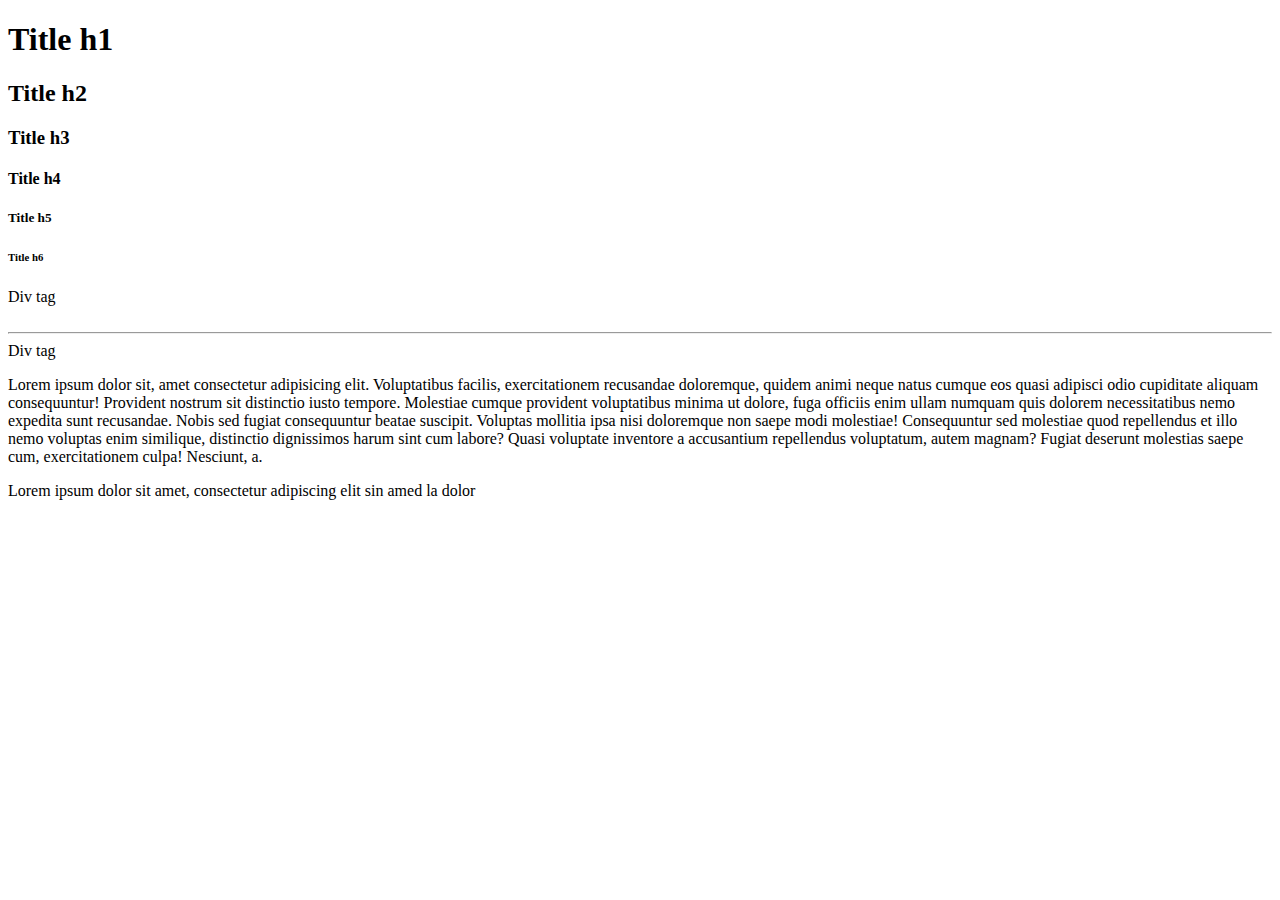
<file: 01. HTML Intro/index.html>
<!DOCTYPE html>
<html lang="en">
<head>
    <meta charset="UTF-8">
    <meta name="viewport" content="width=device-width, initial-scale=1.0">
    <meta http-equiv="X-UA-Compatible" content="ie=edge">
    <title>Lesson1</title>
</head>

<body>
    <h1>Title h1</h1>
    <h2>Title h2</h2>
    <h3>Title h3</h3>
    <h4>Title h4</h4>
    <h5>Title h5</h5>
    <h6>Title h6</h6>

    

    <div>Div tag</div>   <!-- Парний тег -->
    <br />               <!-- Не парний тег -->
    <hr />
    <div>Div tag</div>
    <p>
        Lorem ipsum dolor sit, amet consectetur adipisicing elit. Voluptatibus facilis, exercitationem recusandae 
        doloremque, quidem animi neque natus cumque eos quasi adipisci odio cupiditate aliquam consequuntur! Provident 
        nostrum sit distinctio iusto tempore. Molestiae cumque provident voluptatibus minima ut dolore, fuga officiis 
        enim ullam numquam quis dolorem necessitatibus nemo expedita sunt recusandae. Nobis sed fugiat consequuntur beatae
         suscipit. Voluptas mollitia ipsa nisi doloremque non saepe modi molestiae! Consequuntur sed molestiae quod repellendus
          et illo nemo voluptas enim similique, distinctio dignissimos harum sint cum labore? Quasi voluptate inventore 
          a accusantium repellendus voluptatum, autem magnam? Fugiat deserunt molestias saepe cum, exercitationem culpa! Nesciunt, a.
    </p>
    <span>
            Lorem ipsum dolor sit amet, consectetur adipiscing elit sin amed la dolor
    </span>
    

     <!-- <div>Div tag</div>  
     <div>Div tag</div>
     <div>Div tag</div>
     <div>Div tag</div>
     <div>Div tag</div><div>Div tag</div>
     <div>Div tag</div>
      -->
</body>
</html>
</file>
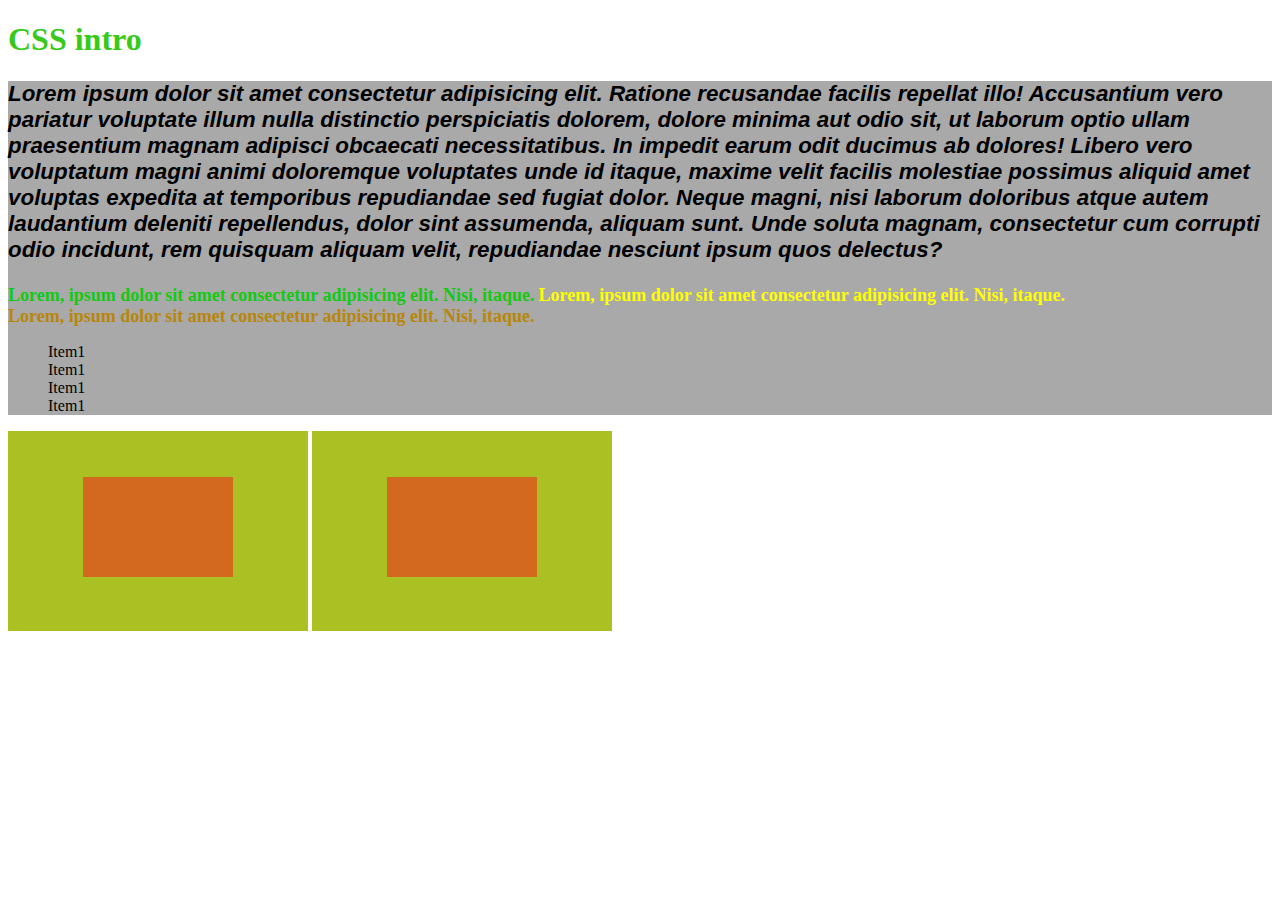
<file: 03. CSS Intro/index.html>
<!DOCTYPE html>
<html lang="en">

<head>
    <meta charset="UTF-8">
    <meta name="viewport" content="width=device-width, initial-scale=1.0">
    <meta http-equiv="X-UA-Compatible" content="ie=edge">
    <title>CSS Intro</title>
    <link rel="stylesheet" href="css/main.css" />
    <link rel="stylesheet" href="css/main2.css" />
</head>

<body>
    <header>
        <h1>CSS intro</h1>
    </header>
    <main id="root">
        <p>
            Lorem ipsum dolor sit amet consectetur adipisicing elit. Ratione recusandae facilis repellat illo! Accusantium vero pariatur voluptate illum nulla distinctio perspiciatis dolorem, dolore minima aut odio sit, ut laborum optio ullam praesentium magnam adipisci obcaecati necessitatibus. In impedit earum odit ducimus ab dolores! Libero vero voluptatum magni animi doloremque voluptates unde id itaque, maxime velit facilis molestiae possimus aliquid amet voluptas expedita at temporibus repudiandae sed fugiat dolor. Neque magni, nisi laborum doloribus atque autem laudantium deleniti repellendus, dolor sint assumenda, aliquam sunt. Unde soluta magnam, consectetur cum corrupti odio incidunt, rem quisquam aliquam velit, repudiandae nesciunt ipsum quos delectus?
        </p>
        <span class="color1">
            Lorem, ipsum dolor sit amet consectetur adipisicing elit. Nisi, itaque.
        </span>
        <span class="color2">
                Lorem, ipsum dolor sit amet consectetur adipisicing elit. Nisi, itaque.
        </span>
        <span class="color3">
                Lorem, ipsum dolor sit amet consectetur adipisicing elit. Nisi, itaque.
        </span>
        <ul class="list">
            <li>Item1</li>
            <li>Item1</li>
            <li>Item1</li>
            <li>Item1</li>
        </ul>
    </main>

    <div class="external">
        <div class="internal">

        </div>
    </div>
    <div class="external">
        <div class="internal">
            
        </div>
    </div>



</body>

</html>
</file>
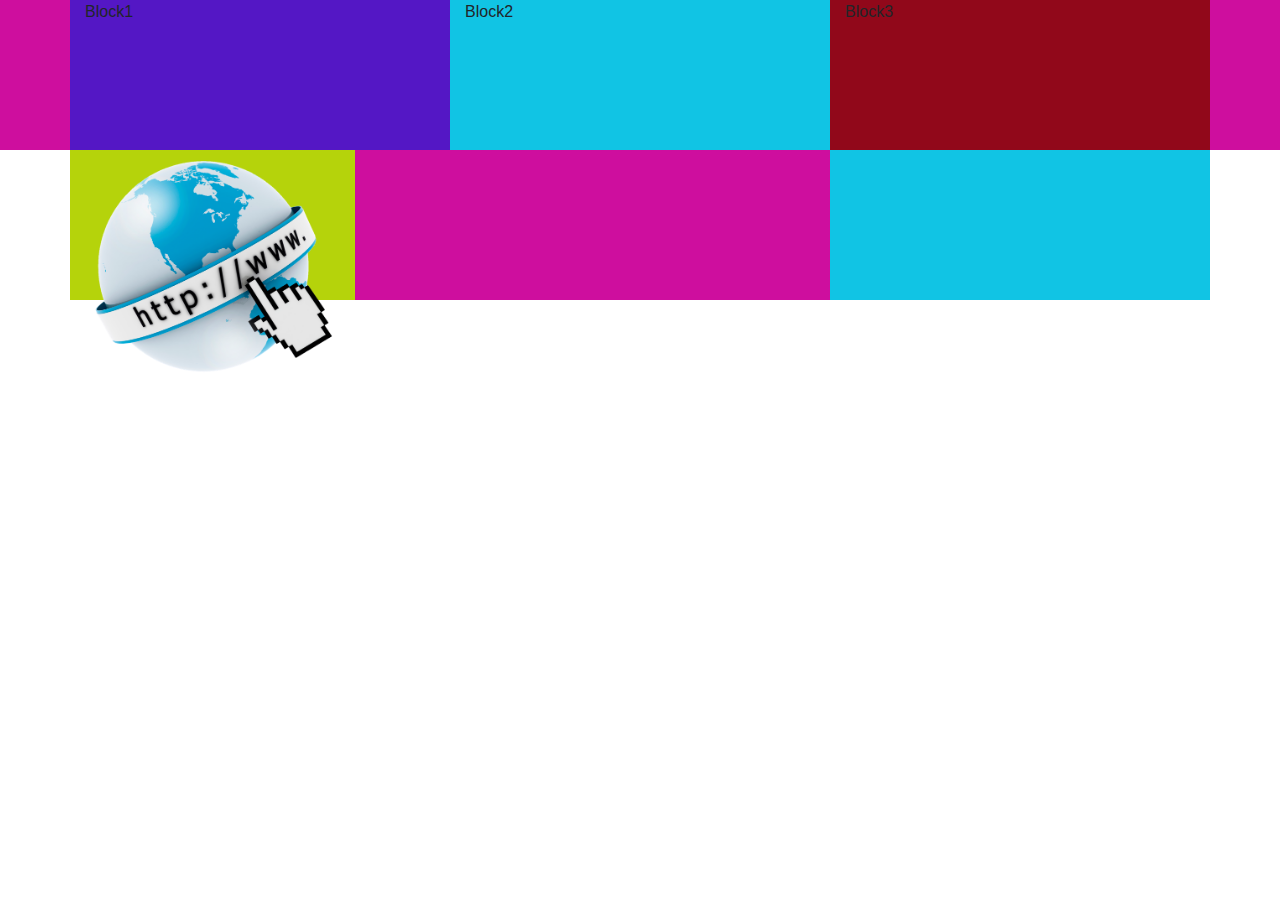
<file: 04. Bootstrap/index.html>
<!DOCTYPE html>
<html lang="en">
  <head>
    <!-- Required meta tags -->
    <meta charset="utf-8" />
    <meta
      name="viewport"
      content="width=device-width, initial-scale=1, shrink-to-fit=no"
    />

    <!-- Bootstrap CSS -->
    <link
      rel="stylesheet"
      href="https://stackpath.bootstrapcdn.com/bootstrap/4.3.1/css/bootstrap.min.css"
      integrity="sha384-ggOyR0iXCbMQv3Xipma34MD+dH/1fQ784/j6cY/iJTQUOhcWr7x9JvoRxT2MZw1T"
      crossorigin="anonymous"
    />
    <link rel="stylesheet" href="css/main.css" />

    <title>Hello, world!</title>
  </head>
  <body>
    <div class="container-fluid color2">
      <div class="container color1">
          <div class="row">
              <div class="col color3">Block1</div>
              <div class="col color4">Block2</div>
              <div class="col color5">Block3</div>
          </div>
      </div>
    </div>
    <div class="container">
        <div class="row">
            <div class="col-xl-3 col-lg-6 col-md-5 col-sm-8 color1"><img class="pictire" src="img/web.png" alt="Alt text" title="Web" /></div>
            <div class="col-xl-5 col-lg-4 d-md-none d-lg-block col-sm-2 color2"></div>
            <div class="col-xl-4 col-lg-2 col-md-7 col-sm-2 color4"></div>
        </div>
    </div>

    <!-- Optional JavaScript -->
    <!-- jQuery first, then Popper.js, then Bootstrap JS -->
    <script
      src="https://code.jquery.com/jquery-3.3.1.slim.min.js"
      integrity="sha384-q8i/X+965DzO0rT7abK41JStQIAqVgRVzpbzo5smXKp4YfRvH+8abtTE1Pi6jizo"
      crossorigin="anonymous"
    ></script>
    <script
      src="https://cdnjs.cloudflare.com/ajax/libs/popper.js/1.14.7/umd/popper.min.js"
      integrity="sha384-UO2eT0CpHqdSJQ6hJty5KVphtPhzWj9WO1clHTMGa3JDZwrnQq4sF86dIHNDz0W1"
      crossorigin="anonymous"
    ></script>
    <script
      src="https://stackpath.bootstrapcdn.com/bootstrap/4.3.1/js/bootstrap.min.js"
      integrity="sha384-JjSmVgyd0p3pXB1rRibZUAYoIIy6OrQ6VrjIEaFf/nJGzIxFDsf4x0xIM+B07jRM"
      crossorigin="anonymous"
    ></script>
  </body>
</html>
</file>
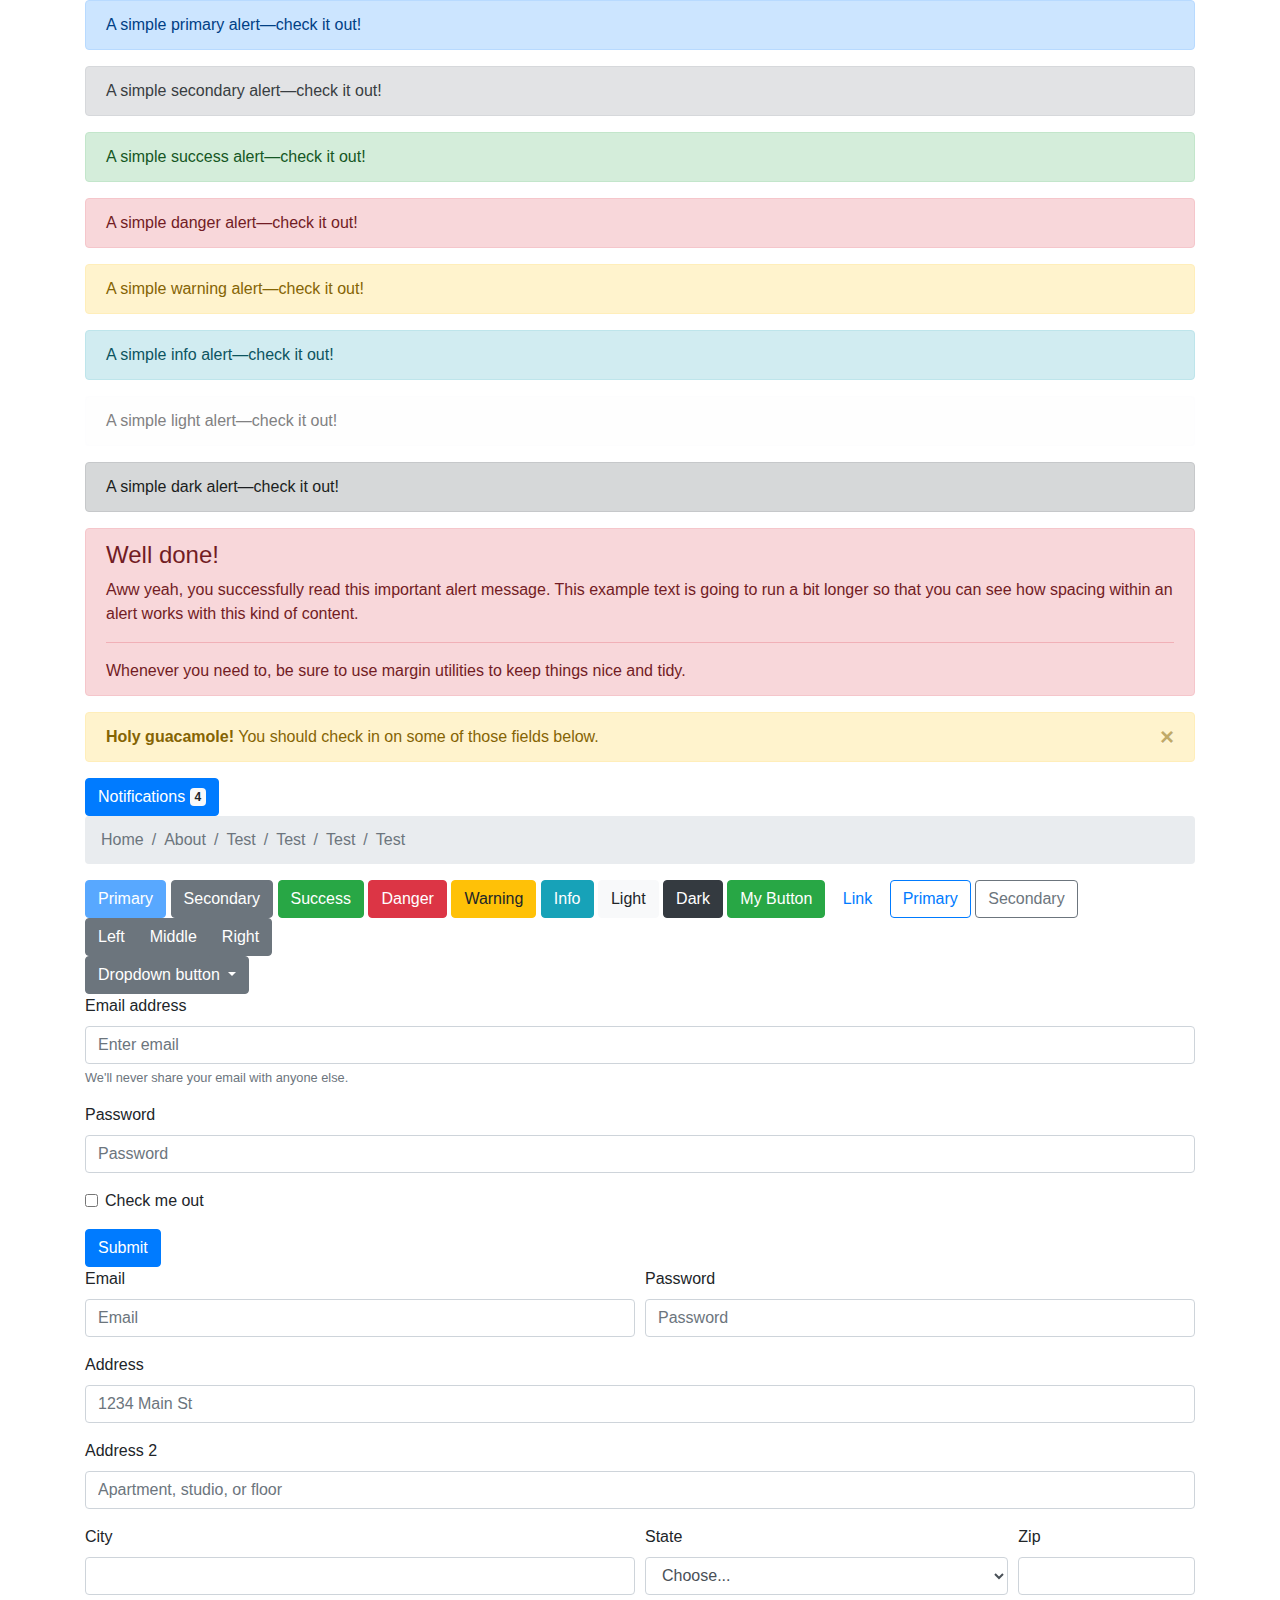
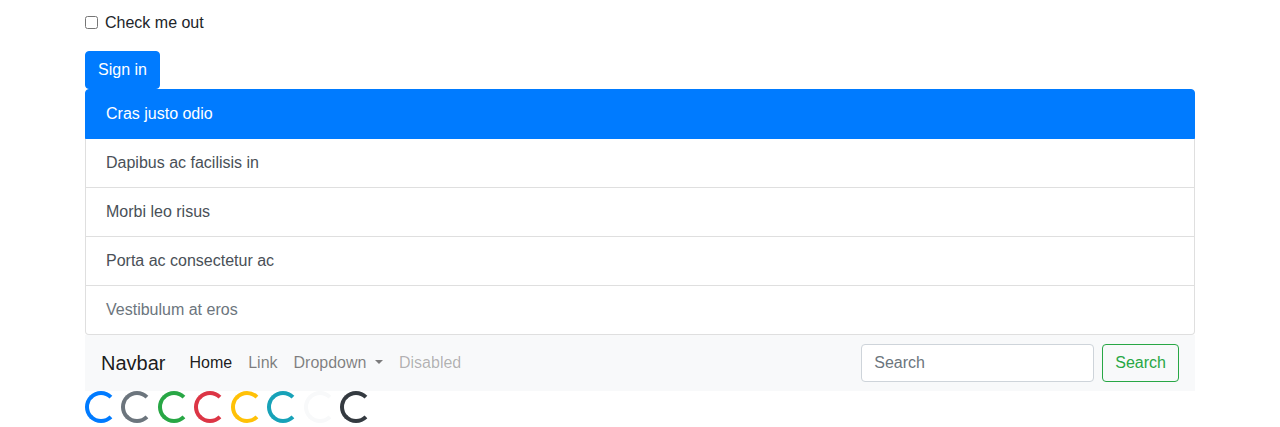
<file: 05. Bootstrap part2/index.html>
<!DOCTYPE html>
<html lang="en">
  <head>
    <!-- Required meta tags -->
    <meta charset="utf-8" />
    <meta
      name="viewport"
      content="width=device-width, initial-scale=1, shrink-to-fit=no"
    />

    <!-- Bootstrap CSS -->

    <link
      rel="stylesheet"
      href="https://stackpath.bootstrapcdn.com/bootstrap/4.3.1/css/bootstrap.min.css"
      integrity="sha384-ggOyR0iXCbMQv3Xipma34MD+dH/1fQ784/j6cY/iJTQUOhcWr7x9JvoRxT2MZw1T"
      crossorigin="anonymous"
    />

    <link rel="stylesheet" href="css/main.css" />

    <title>Hello, world!</title>
  </head>
  <body>
    <div class="container">
      <div class="row">
        <div class="col-md-12">
          <!-- <div class="test color2">

              </div> -->
          <div class="alert alert-primary" role="alert">
            A simple primary alert—check it out!
          </div>
          <div class="alert alert-secondary" role="alert">
            A simple secondary alert—check it out!
          </div>
          <div class="alert alert-success" role="alert">
            A simple success alert—check it out!
          </div>
          <div class="alert alert-danger" role="alert">
            A simple danger alert—check it out!
          </div>
          <div class="alert alert-warning" role="alert">
            A simple warning alert—check it out!
          </div>
          <div class="alert alert-info" role="alert">
            A simple info alert—check it out!
          </div>
          <div class="alert alert-light" role="alert">
            A simple light alert—check it out!
          </div>
          <div class="alert alert-dark" role="alert">
            A simple dark alert—check it out!
          </div>

          <div class="alert alert-danger" role="alert">
            <h4 class="alert-heading">Well done!</h4>
            <p>
              Aww yeah, you successfully read this important alert message. This
              example text is going to run a bit longer so that you can see how
              spacing within an alert works with this kind of content.
            </p>
            <hr />
            <p class="mb-0">
              Whenever you need to, be sure to use margin utilities to keep
              things nice and tidy.
            </p>
          </div>
          <div
            class="alert alert-warning alert-dismissible fade show"
            role="alert"
          >
            <strong>Holy guacamole!</strong> You should check in on some of
            those fields below.
            <button
              type="button"
              class="close"
              data-dismiss="alert"
              aria-label="Close"
            >
              <span aria-hidden="true">&times;</span>
            </button>
          </div>
        </div>
      </div>
    </div>
    <div class="container">
      <div class="row">
        <div class="col">
          <button type="button" class="btn btn-primary">
            Notifications <span class="badge badge-light">4</span>
          </button>

          <nav aria-label="breadcrumb">
            <ol class="breadcrumb">
              <li class="breadcrumb-item active" aria-current="page">Home</li>
              <li class="breadcrumb-item active" aria-current="page">About</li>
              <li class="breadcrumb-item active" aria-current="page">Test</li>
              <li class="breadcrumb-item active" aria-current="page">Test</li>
              <li class="breadcrumb-item active" aria-current="page">Test</li>
              <li class="breadcrumb-item active" aria-current="page">Test</li>
            </ol>
          </nav>

          <button type="button" class="btn btn-primary" disabled>
            Primary
          </button>
          <button type="button" class="btn btn-secondary">Secondary</button>
          <button type="button" class="btn btn-success">Success</button>
          <button type="button" class="btn btn-danger">Danger</button>
          <button type="button" class="btn btn-warning">Warning</button>
          <button type="button" class="btn btn-info">Info</button>
          <button type="button" class="btn btn-light">Light</button>
          <button type="button" class="btn btn-dark">Dark</button>
          <button type="button" class="btn btn-success">My Button</button>
          <button type="button" class="btn btn-link">Link</button>

          <button type="button" class="btn btn-outline-primary">Primary</button>
          <button type="button" class="btn btn-outline-secondary">
            Secondary
          </button>
        </div>
      </div>
      <div class="row">
        <div class="col">
          <div class="btn-group" role="group" aria-label="Basic example">
            <button type="button" class="btn btn-secondary">Left</button>
            <button type="button" class="btn btn-secondary">Middle</button>
            <button type="button" class="btn btn-secondary">Right</button>
          </div>
          <div class="dropdown">
            <button
              class="btn btn-secondary dropdown-toggle"
              type="button"
              id="dropdownMenuButton"
              data-toggle="dropdown"
              aria-haspopup="true"
              aria-expanded="false"
            >
              Dropdown button
            </button>
            <div class="dropdown-menu" aria-labelledby="dropdownMenuButton">
              <a class="dropdown-item" href="#">Action</a>
              <a class="dropdown-item" href="#">Another action</a>
              <a class="dropdown-item" href="#">Something else here</a>
            </div>
          </div>
          <form action="login.php" method="POST">
            <div class="form-group">
              <label for="exampleInputEmail1">Email address</label>
              <input
                type="email"
                class="form-control"
                id="exampleInputEmail1"
                aria-describedby="emailHelp"
                placeholder="Enter email"
                name="email"
              />
              <small id="emailHelp" class="form-text text-muted"
                >We'll never share your email with anyone else.</small
              >
            </div>
            <div class="form-group">
              <label for="exampleInputPassword1">Password</label>
              <input
                type="password"
                class="form-control"
                id="exampleInputPassword1"
                placeholder="Password"
                name="passwd"
              />
            </div>
            <div class="form-group form-check">
              <input
                type="checkbox"
                class="form-check-input"
                id="exampleCheck1"
              />
              <label class="form-check-label" for="exampleCheck1"
                >Check me out</label
              >
            </div>
            <button type="submit" class="btn btn-primary">Submit</button>
          </form>
          <form>
            <div class="form-row">
              <div class="form-group col-md-6">
                <label for="inputEmail4">Email</label>
                <input
                  type="email"
                  class="form-control"
                  id="inputEmail4"
                  placeholder="Email"
                />
              </div>
              <div class="form-group col-md-6">
                <label for="inputPassword4">Password</label>
                <input
                  type="password"
                  class="form-control"
                  id="inputPassword4"
                  placeholder="Password"
                />
              </div>
            </div>
            <div class="form-group">
              <label for="inputAddress">Address</label>
              <input
                type="text"
                class="form-control"
                id="inputAddress"
                placeholder="1234 Main St"
              />
            </div>
            <div class="form-group">
              <label for="inputAddress2">Address 2</label>
              <input
                type="text"
                class="form-control"
                id="inputAddress2"
                placeholder="Apartment, studio, or floor"
              />
            </div>
            <div class="form-row">
              <div class="form-group col-md-6">
                <label for="inputCity">City</label>
                <input type="text" class="form-control" id="inputCity" />
              </div>
              <div class="form-group col-md-4">
                <label for="inputState">State</label>
                <select id="inputState" class="form-control">
                  <option selected>Rivne</option>
                  <option selected>Lviv</option>
                  <option selected>Choose...</option>
                  <option selected>Choose...</option>
                  <option selected>Choose...</option>
                  <option>...</option>
                </select>
              </div>
              <div class="form-group col-md-2">
                <label for="inputZip">Zip</label>
                <input type="text" class="form-control" id="inputZip" />
              </div>
            </div>
            <div class="form-group">
              <div class="form-check">
                <input
                  class="form-check-input"
                  type="checkbox"
                  id="gridCheck"
                />
                <label class="form-check-label" for="gridCheck">
                  Check me out
                </label>
              </div>
            </div>
            <button type="submit" class="btn btn-primary">Sign in</button>
          </form>
          <div class="list-group">
            <a href="#" class="list-group-item list-group-item-action active">
              Cras justo odio
            </a>
            <a href="#" class="list-group-item list-group-item-action"
              >Dapibus ac facilisis in</a
            >
            <a href="#" class="list-group-item list-group-item-action"
              >Morbi leo risus</a
            >
            <a href="#" class="list-group-item list-group-item-action"
              >Porta ac consectetur ac</a
            >
            <a
              href="#"
              class="list-group-item list-group-item-action disabled"
              tabindex="-1"
              aria-disabled="true"
              >Vestibulum at eros</a
            >
          </div>
        </div>
      </div>
      <div class="row">
        <div class="col">
            <nav class="navbar navbar-expand-lg navbar-light bg-light">
                <a class="navbar-brand" href="#">Navbar</a>
                <button class="navbar-toggler" type="button" data-toggle="collapse" data-target="#navbarSupportedContent" aria-controls="navbarSupportedContent" aria-expanded="false" aria-label="Toggle navigation">
                  <span class="navbar-toggler-icon"></span>
                </button>
              
                <div class="collapse navbar-collapse" id="navbarSupportedContent">
                  <ul class="navbar-nav mr-auto">
                    <li class="nav-item active">
                      <a class="nav-link" href="#">Home <span class="sr-only">(current)</span></a>
                    </li>
                    <li class="nav-item">
                      <a class="nav-link" href="#">Link</a>
                    </li>
                    <li class="nav-item dropdown">
                      <a class="nav-link dropdown-toggle" href="#" id="navbarDropdown" role="button" data-toggle="dropdown" aria-haspopup="true" aria-expanded="false">
                        Dropdown
                      </a>
                      <div class="dropdown-menu" aria-labelledby="navbarDropdown">
                        <a class="dropdown-item" href="#">Action</a>
                        <a class="dropdown-item" href="#">Another action</a>
                        <div class="dropdown-divider"></div>
                        <a class="dropdown-item" href="#">Something else here</a>
                      </div>
                    </li>
                    <li class="nav-item">
                      <a class="nav-link disabled" href="#" tabindex="-1" aria-disabled="true">Disabled</a>
                    </li>
                  </ul>
                  <form class="form-inline my-2 my-lg-0">
                    <input class="form-control mr-sm-2" type="search" placeholder="Search" aria-label="Search">
                    <button class="btn btn-outline-success my-2 my-sm-0" type="submit">Search</button>
                  </form>
                </div>
              </nav>
              <div class="spinner-border text-primary" role="status">
                  <span class="sr-only">Loading...</span>
                </div>
                <div class="spinner-border text-secondary" role="status">
                  <span class="sr-only">Loading...</span>
                </div>
                <div class="spinner-border text-success" role="status">
                  <span class="sr-only">Loading...</span>
                </div>
                <div class="spinner-border text-danger" role="status">
                  <span class="sr-only">Loading...</span>
                </div>
                <div class="spinner-border text-warning" role="status">
                  <span class="sr-only">Loading...</span>
                </div>
                <div class="spinner-border text-info" role="status">
                  <span class="sr-only">Loading...</span>
                </div>
                <div class="spinner-border text-light" role="status">
                  <span class="sr-only">Loading...</span>
                </div>
                <div class="spinner-border text-dark" role="status">
                  <span class="sr-only">Loading...</span>
                </div>
        </div>
      </div>
    </div>

    <!-- Optional JavaScript -->
    <!-- jQuery first, then Popper.js, then Bootstrap JS -->
    <script
      src="https://code.jquery.com/jquery-3.3.1.slim.min.js"
      integrity="sha384-q8i/X+965DzO0rT7abK41JStQIAqVgRVzpbzo5smXKp4YfRvH+8abtTE1Pi6jizo"
      crossorigin="anonymous"
    ></script>
    <script
      src="https://cdnjs.cloudflare.com/ajax/libs/popper.js/1.14.7/umd/popper.min.js"
      integrity="sha384-UO2eT0CpHqdSJQ6hJty5KVphtPhzWj9WO1clHTMGa3JDZwrnQq4sF86dIHNDz0W1"
      crossorigin="anonymous"
    ></script>
    <script
      src="https://stackpath.bootstrapcdn.com/bootstrap/4.3.1/js/bootstrap.min.js"
      integrity="sha384-JjSmVgyd0p3pXB1rRibZUAYoIIy6OrQ6VrjIEaFf/nJGzIxFDsf4x0xIM+B07jRM"
      crossorigin="anonymous"
    ></script>
  </body>
</html>
</file>
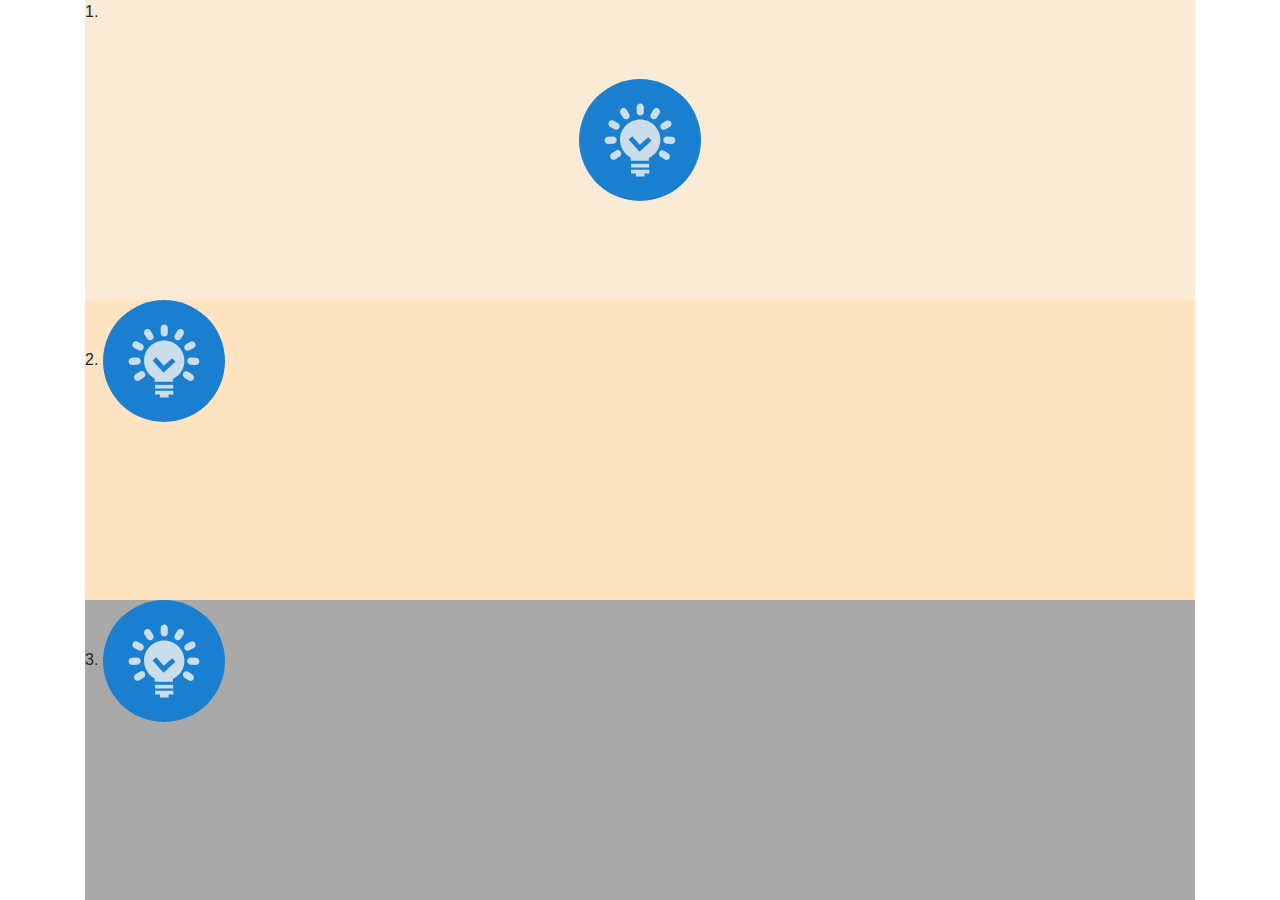
<file: 06. SVG/index.html>
<!DOCTYPE html>
<html lang="en">
  <head>
    <!-- Required meta tags -->
    <meta charset="utf-8" />
    <meta
      name="viewport"
      content="width=device-width, initial-scale=1, shrink-to-fit=no"
    />

    <!-- Bootstrap CSS -->

    <link
      rel="stylesheet"
      href="https://stackpath.bootstrapcdn.com/bootstrap/4.3.1/css/bootstrap.min.css"
      integrity="sha384-ggOyR0iXCbMQv3Xipma34MD+dH/1fQ784/j6cY/iJTQUOhcWr7x9JvoRxT2MZw1T"
      crossorigin="anonymous"
    />

    <link rel="stylesheet" href="css/main.css" />

    <title>Hello, world!</title>
  </head>
  <body>
    <div class="container">
      <div class="row">
        <div class="col-md-12">
         <div class="image">
            1.
         </div>
         <div class="image2">
            2.
            <img src="img/Element3_dark.svg" alt="img" />
         </div>
         <div class="image3">
            3.
            <div class="img--svg">
              <?xml version="1.0" encoding="utf-8"?>
          <!-- Generator: Adobe Illustrator 19.0.0, SVG Export Plug-In . SVG Version: 6.00 Build 0)  -->
          <svg version="1.1" id="Layer_1" xmlns="http://www.w3.org/2000/svg" xmlns:xlink="http://www.w3.org/1999/xlink" x="0px" y="0px"
            viewBox="0 0 110 110" style="enable-background:new 0 0 110 110;" xml:space="preserve">
            <style type="text/css">
              .st0{fill:#1B7FD0;}
              .st1{fill:#CADDEA;}
            </style>
            <circle id="XMLID_1_" class="st0" cx="55" cy="55" r="55"/>
            <g id="XMLID_3_">
              <rect id="XMLID_18_" x="47" y="76.5" class="st1" width="16.3" height="3.3"/>
              <polygon id="XMLID_17_" class="st1" points="47,85.2 51.3,85.2 51.3,88 59.1,88 59.1,85.2 63.4,85.2 63.4,81.9 47,81.9 	"/>
              <path id="XMLID_14_" class="st1" d="M55.2,36.6c-10,0-18.2,8.1-18.2,18.2c0,6.9,3.9,13,9.6,16v2.9H63v-2.5
                c6.1-2.9,10.4-9.2,10.4-16.4C73.4,44.7,65.2,36.6,55.2,36.6z M54.8,65.3l-0.2-0.2l-0.2,0.2l-9.6-10.7l3.2-2.9l6.8,7.6l7.6-6.8
                l2.9,3.2L54.8,65.3z"/>
              <g id="XMLID_4_">
                <path id="XMLID_13_" class="st1" d="M55.2,32.9c1.8,0,3.2-1.4,3.2-3.2v-4.5c0-1.8-1.4-3.2-3.2-3.2c-1.8,0-3.2,1.4-3.2,3.2v4.5
                  C52,31.4,53.4,32.9,55.2,32.9z"/>
                <path id="XMLID_12_" class="st1" d="M65.9,35.9c1.5,0.9,3.5,0.4,4.4-1.1l2.3-3.8c0.9-1.5,0.4-3.5-1.1-4.4
                  c-1.5-0.9-3.5-0.4-4.4,1.1l-2.3,3.8C63.9,33.1,64.4,35,65.9,35.9z"/>
                <path id="XMLID_11_" class="st1" d="M77.9,45.4l3.9-2.1c1.5-0.8,2.1-2.8,1.3-4.3c-0.8-1.6-2.8-2.1-4.3-1.3l-3.9,2.1
                  c-1.5,0.8-2.1,2.8-1.3,4.3C74.4,45.6,76.3,46.2,77.9,45.4z"/>
                <path id="XMLID_10_" class="st1" d="M83.7,52.1l-4.5-0.2C77.5,51.9,76,53.2,76,55c-0.1,1.8,1.3,3.2,3.1,3.3l4.5,0.2
                  c1.8,0.1,3.2-1.3,3.3-3.1C86.9,53.6,85.5,52.2,83.7,52.1z"/>
                <path id="XMLID_9_" class="st1" d="M80.6,67.1l-3.7-2.4c-1.5-1-3.5-0.5-4.4,0.9c-1,1.5-0.5,3.5,0.9,4.4l3.8,2.4
                  c1.5,1,3.5,0.5,4.4-0.9C82.5,70,82.1,68,80.6,67.1z"/>
                <path id="XMLID_8_" class="st1" d="M39.7,34.8c0.9,1.5,2.9,2,4.4,1.1c1.5-0.9,2-2.9,1.1-4.4l-2.3-3.8c-0.9-1.5-2.9-2-4.4-1.1
                  c-1.5,0.9-2,2.9-1.1,4.4L39.7,34.8z"/>
                <path id="XMLID_7_" class="st1" d="M28.2,43.2l3.9,2.1c1.6,0.8,3.5,0.3,4.3-1.3c0.8-1.5,0.3-3.5-1.3-4.3l-3.9-2.1
                  c-1.5-0.8-3.5-0.3-4.3,1.3C26.1,40.5,26.6,42.4,28.2,43.2z"/>
                <path id="XMLID_6_" class="st1" d="M34,55c-0.1-1.8-1.6-3.1-3.3-3.1l-4.5,0.2c-1.8,0.1-3.1,1.6-3.1,3.3c0.1,1.8,1.5,3.1,3.3,3.1
                  l4.5-0.2C32.7,58.2,34.1,56.8,34,55z"/>
                <path id="XMLID_5_" class="st1" d="M33.1,64.6l-3.7,2.4c-1.5,1-1.9,2.9-0.9,4.4c1,1.5,2.9,1.9,4.4,0.9l3.8-2.4
                  c1.5-1,1.9-2.9,0.9-4.4C36.6,64.1,34.6,63.7,33.1,64.6z"/>
              </g>
            </g>
            <g id="XMLID_2_">
            </g>
            <g id="XMLID_19_">
            </g>
            <g id="XMLID_20_">
            </g>
            <g id="XMLID_21_">
            </g>
            <g id="XMLID_22_">
            </g>
            <g id="XMLID_23_">
            </g>
          </svg>
            </div>
            
         </div>
      </div>
    </div>

    <!-- Optional JavaScript -->
    <!-- jQuery first, then Popper.js, then Bootstrap JS -->
    <script
      src="https://code.jquery.com/jquery-3.3.1.slim.min.js"
      integrity="sha384-q8i/X+965DzO0rT7abK41JStQIAqVgRVzpbzo5smXKp4YfRvH+8abtTE1Pi6jizo"
      crossorigin="anonymous"
    ></script>
    <script
      src="https://cdnjs.cloudflare.com/ajax/libs/popper.js/1.14.7/umd/popper.min.js"
      integrity="sha384-UO2eT0CpHqdSJQ6hJty5KVphtPhzWj9WO1clHTMGa3JDZwrnQq4sF86dIHNDz0W1"
      crossorigin="anonymous"
    ></script>
    <script
      src="https://stackpath.bootstrapcdn.com/bootstrap/4.3.1/js/bootstrap.min.js"
      integrity="sha384-JjSmVgyd0p3pXB1rRibZUAYoIIy6OrQ6VrjIEaFf/nJGzIxFDsf4x0xIM+B07jRM"
      crossorigin="anonymous"
    ></script>
  </body>
</html>
</file>
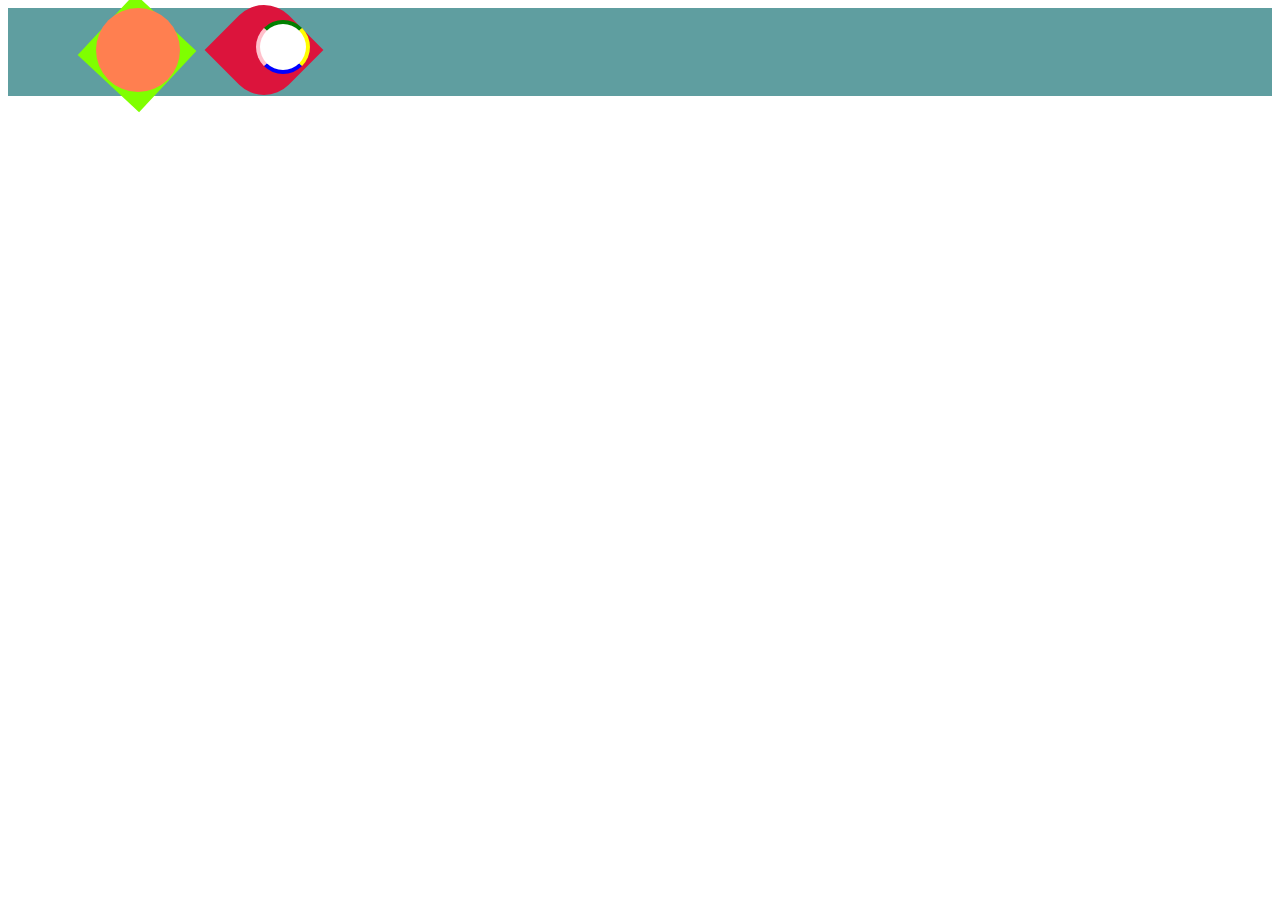
<file: 07. Position/index.html>
<!DOCTYPE html>
<html lang="en">

<head>
    <meta charset="UTF-8">
    <meta name="viewport" content="width=device-width, initial-scale=1.0">
    <meta http-equiv="X-UA-Compatible" content="ie=edge">
    <link rel="stylesheet" href="css/main.css" importance="high" />
    <title>Document</title>
</head>

<body>
    <div class="wrapper">
        <div class="block1"></div>
        <div class="block2"></div>
        <div class="block3"></div>
        <div class="block4"></div>
    </div>
</body>

</html>
</file>
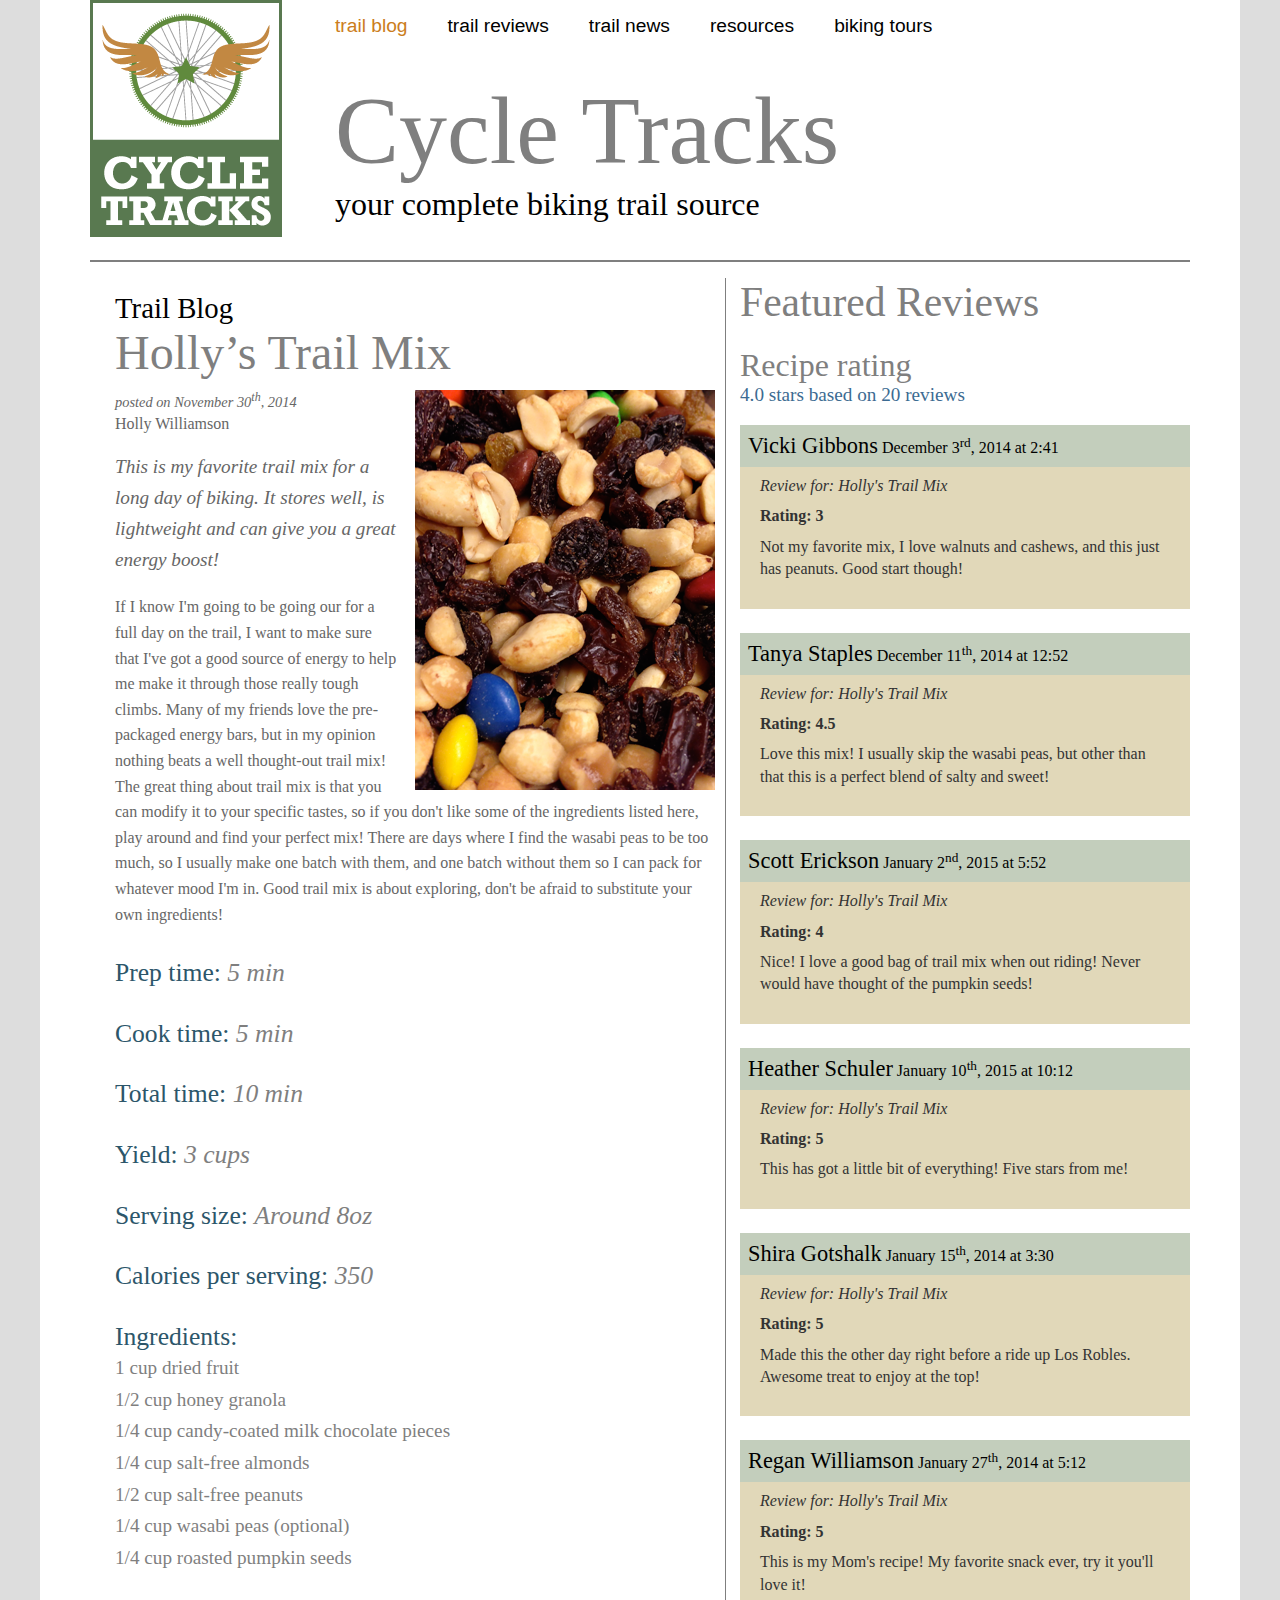
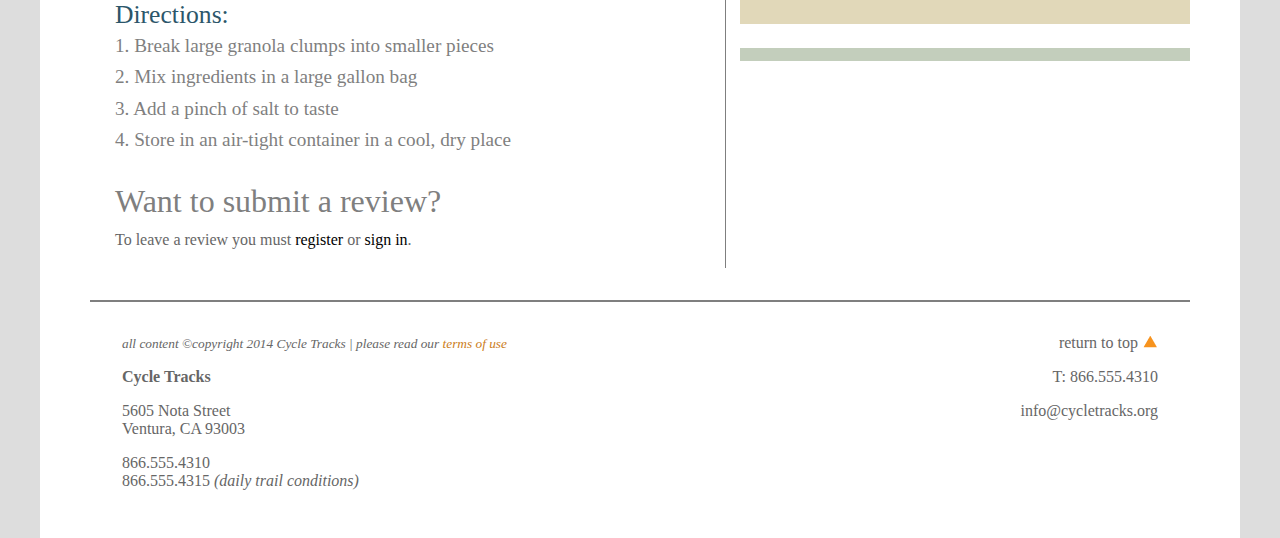
<file: Exercise/blog.htm>
<!doctype html>
<html lang="en">
<head>
<meta charset="utf-8">
<title>Holly's Trail Mix</title>
<link href="_css/main.css" rel="stylesheet" media="screen">
<!-- Adds HTML5 element support for earlier versions of IE -->
<!--[if lt IE 9]>
<script src="http://html5shim.googlecode.com/svn/trunk/html5.js"></script>
<![endif]-->
</head>
<body>
<header id="mainHeader">
    <h1>Cycle Tracks</h1>
    <p>your complete biking trail source</p>
  <nav>
    <ul>
      <li><a href="blog.htm" title="Read our blog!" class="current">trail blog</a></li>
      <li><a href="trails.htm" title="Trail reviews">trail reviews</a></li>
      <li><a href="news.htm" title="Trail news">trail news</a></li>
      <li><a href="resources.htm" title="Trail resources">resources</a></li>
      <li><a href="tours.htm" title="Biking Tours">biking tours</a></li>
    </ul>
  </nav>
</header>
<main id="trailReviews">
  <header>
      <h2>Trail Blog</h2>
  </header>
  <article class="recipe">
    <h3>Holly&rsquo;s Trail Mix</h3>
    <time datetime="2014-11-30" class="pubdate">
               posted on November 30<sup>th</sup>, 2014</time>
  <img itemprop="photo" src="_images/mix.png" class="imgRight" /> 
<p>Holly Williamson</p>
  <p class="summary">This is my favorite trail mix for a long day of biking. It stores well, is lightweight and can give you a great energy boost!</p>
  <p>If I know I'm going to be going our for a full day on the trail, I want to make sure that I've got a good source of energy to help me make it through those really tough climbs. Many of my friends love the pre-packaged energy bars, but in my opinion nothing beats a well thought-out trail mix! The great thing about trail mix is that you can modify it to your specific tastes, so if you don't like some of the ingredients listed here, play around and find your perfect mix! There are days where I find the wasabi peas to be too much, so I usually make one batch with them, and one batch without them so I can pack for whatever mood I'm in. Good trail mix is about exploring, don't be afraid to substitute your own ingredients!</p>
 <h4>Prep time: <time datetime="PT5M">5 min</time></h4>
  <h4>Cook time: <time datetime="PT5M">5 min</time></h4>
  <h4>Total time: <time datetime="PT10M">10 min</time></h4>
  <h4>Yield: <span>3 cups</span></h4>
  <section>
    <h4>Serving size: <span>Around 8oz</span></h4>
    <h4>Calories per serving: <span>350</span></h4>
  </section>
  <section>
  <h4 class="ingredients">Ingredients:</h4>
  <ul>
      <li>1 cup dried fruit</li>
      <li>1/2 cup honey granola</li>
      <li>1/4 cup candy-coated milk chocolate pieces</li>
      <li>1/4 cup salt-free almonds</li>
      <li>1/2 cup salt-free peanuts</li>
      <li>1/4 cup wasabi peas (optional)</li>
      <li>1/4 cup roasted pumpkin seeds</li>
    </ul>	  
      </section>
      <section>
  <h4 class="directions">Directions:</h4>
    <ol>
      <li>1. Break large granola clumps into smaller pieces</li>
      <li>2. Mix ingredients in a large gallon bag</li>
      <li>3. Add a pinch of salt to taste</li>
      <li>4. Store in an air-tight container in a cool, dry place</li>
    </ol>
</section>
      <h3 class="submit">Want to submit a review?</h3>
      <p>To leave a review you must <a href="join.htm" title="Join our crew">register</a> or <a href="login.htm" title="sign in">sign in</a>.</p>
  </article>
</main>
<section id="reviews">
<h2>Featured Reviews</h2>
<section>
<h3>Recipe rating</h3>
   <p class="review-summary">4.0 stars based on 20 reviews</p>
   </section>
     <article>
         <h3><span>Vicki Gibbons</span>
          <time datetime="2014-12-03T14:41:04-08:00">December 3<sup>rd</sup>, 2014 at 2:41</time>
        </h3>
        <p class="item-reviewed">Review for: Holly's Trail Mix</p>
        <p class="rating">Rating: 3</p>
        <p>Not my favorite mix, I love walnuts and cashews, and this just has peanuts. Good start though!</p>
      </article>
      <article>
              <h3><span>Tanya Staples</span> 
          <time datetime="2014-12-11T12:52:04-08:00">December 11<sup>th</sup>, 2014 at 12:52</time>
        </h3>
        <p class="item-reviewed">Review for: Holly's Trail Mix</p>
        <p class="rating">Rating: 4.5</p>
        <p>Love this mix! I usually skip the wasabi peas, but other than that this is a perfect blend of salty and sweet!</p>
      </article>
      <article>
              <h3><span>Scott Erickson</span> 
          <time datetime="2015-01-02T17:52:04-08:00">January 2<sup>nd</sup>, 2015 at 5:52</time>
        </h3>
        <p class="item-reviewed">Review for: Holly's Trail Mix</p>
        <p class="rating">Rating: 4</p>
        <p>Nice! I love a good bag of trail mix when out riding! Never would have thought of the pumpkin seeds!</p>
      </article>
      <article>
              <h3><span>Heather Schuler</span> 
          <time datetime="2015-01-10T10:12:04-08:00">January 10<sup>th</sup>, 2015 at 10:12</time>
        </h3>
        <p class="item-reviewed">Review for: Holly's Trail Mix</p>
        <p class="rating">Rating: 5</p>
        <p>This has got a little bit of everything! Five stars from me!</p>
      </article>
      <article>
              <h3><span>Shira Gotshalk</span> 
          <time datetime="2015-01-15T15:30:04-08:00">January 15<sup>th</sup>, 2014 at 3:30</time>
        </h3>
        <p class="item-reviewed">Review for: Holly's Trail Mix</p>
        <p class="rating">Rating: 5</p>
        <p>Made this the other day right before a ride up Los Robles. Awesome treat to enjoy at the top!</p>
      </article>
      <article>
              <h3><span>Regan Williamson</span> 
          <time datetime="2015-01-27T17:12:04-08:00">January 27<sup>th</sup>, 2014 at 5:12</time>
        </h3>
        <p class="item-reviewed">Review for: Holly's Trail Mix</p>
        <p class="rating">Rating: 5</p>
        <p>This is my Mom's recipe! My favorite snack ever, try it you'll love it!</p>
      </article>
</section>
<aside id="adCopy">
<!-- Ad content goes here -->
</aside>
<footer id="pageFooter" role="contentinfo">
  <div class="rightCol">
    <p class="topLink"><a href="#mainHeader">return to top</a></p>
    <p><a href="tel://866-555-4310" title="give us a call">T: 866.555.4310</a></p>
    <p><a href="mailto:info@cycletracks.org" title="drop us a line">info@cycletracks.org</a></p>
  </div>
  <div class="leftCol">
    <p><small>all content &copy;copyright 2014 Cycle Tracks  | please read our <a href="#">terms of use</a></small> </p>
    <p><b>Cycle Tracks</b></p>
    <p>5605 Nota Street<br>
      Ventura, CA 93003</p>
    <p>866.555.4310<br>
      866.555.4315 <i>(daily trail conditions)</i></p>
  </div>
</footer>
</body>
</html>
</file>
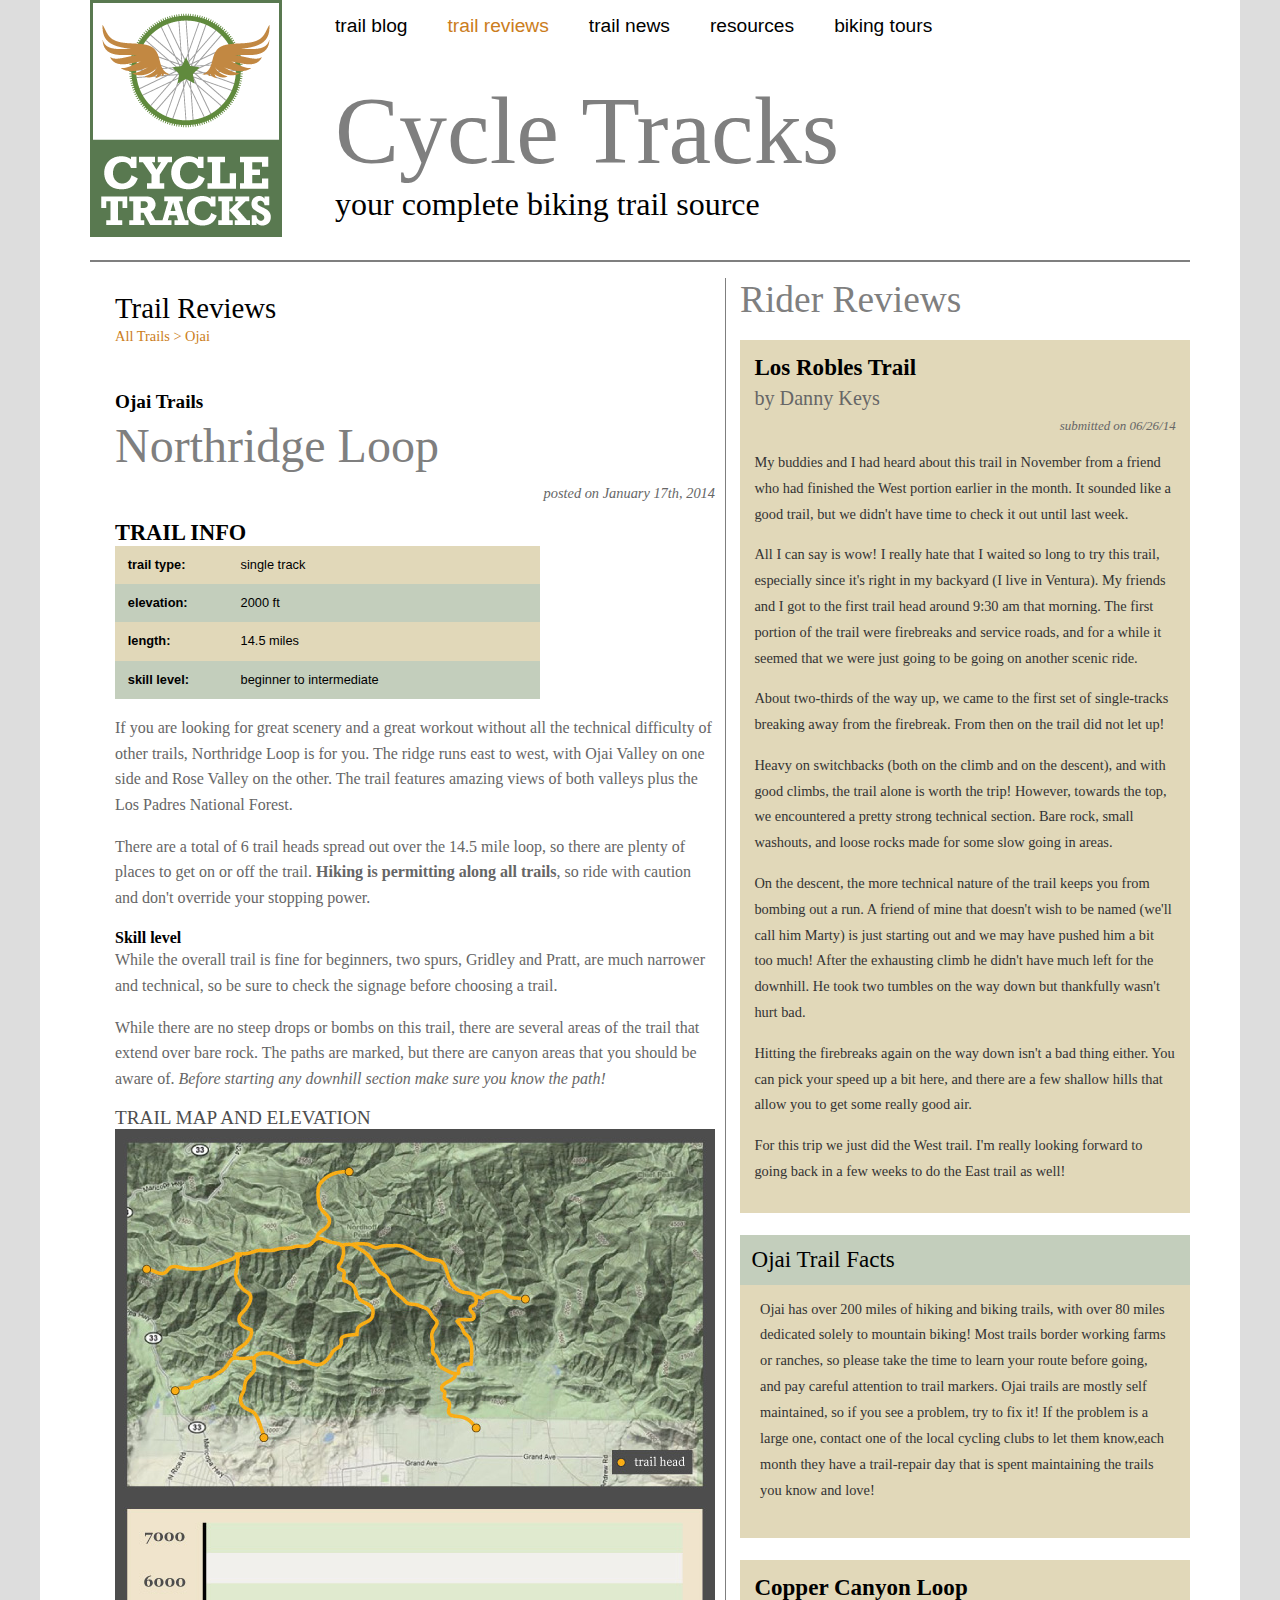
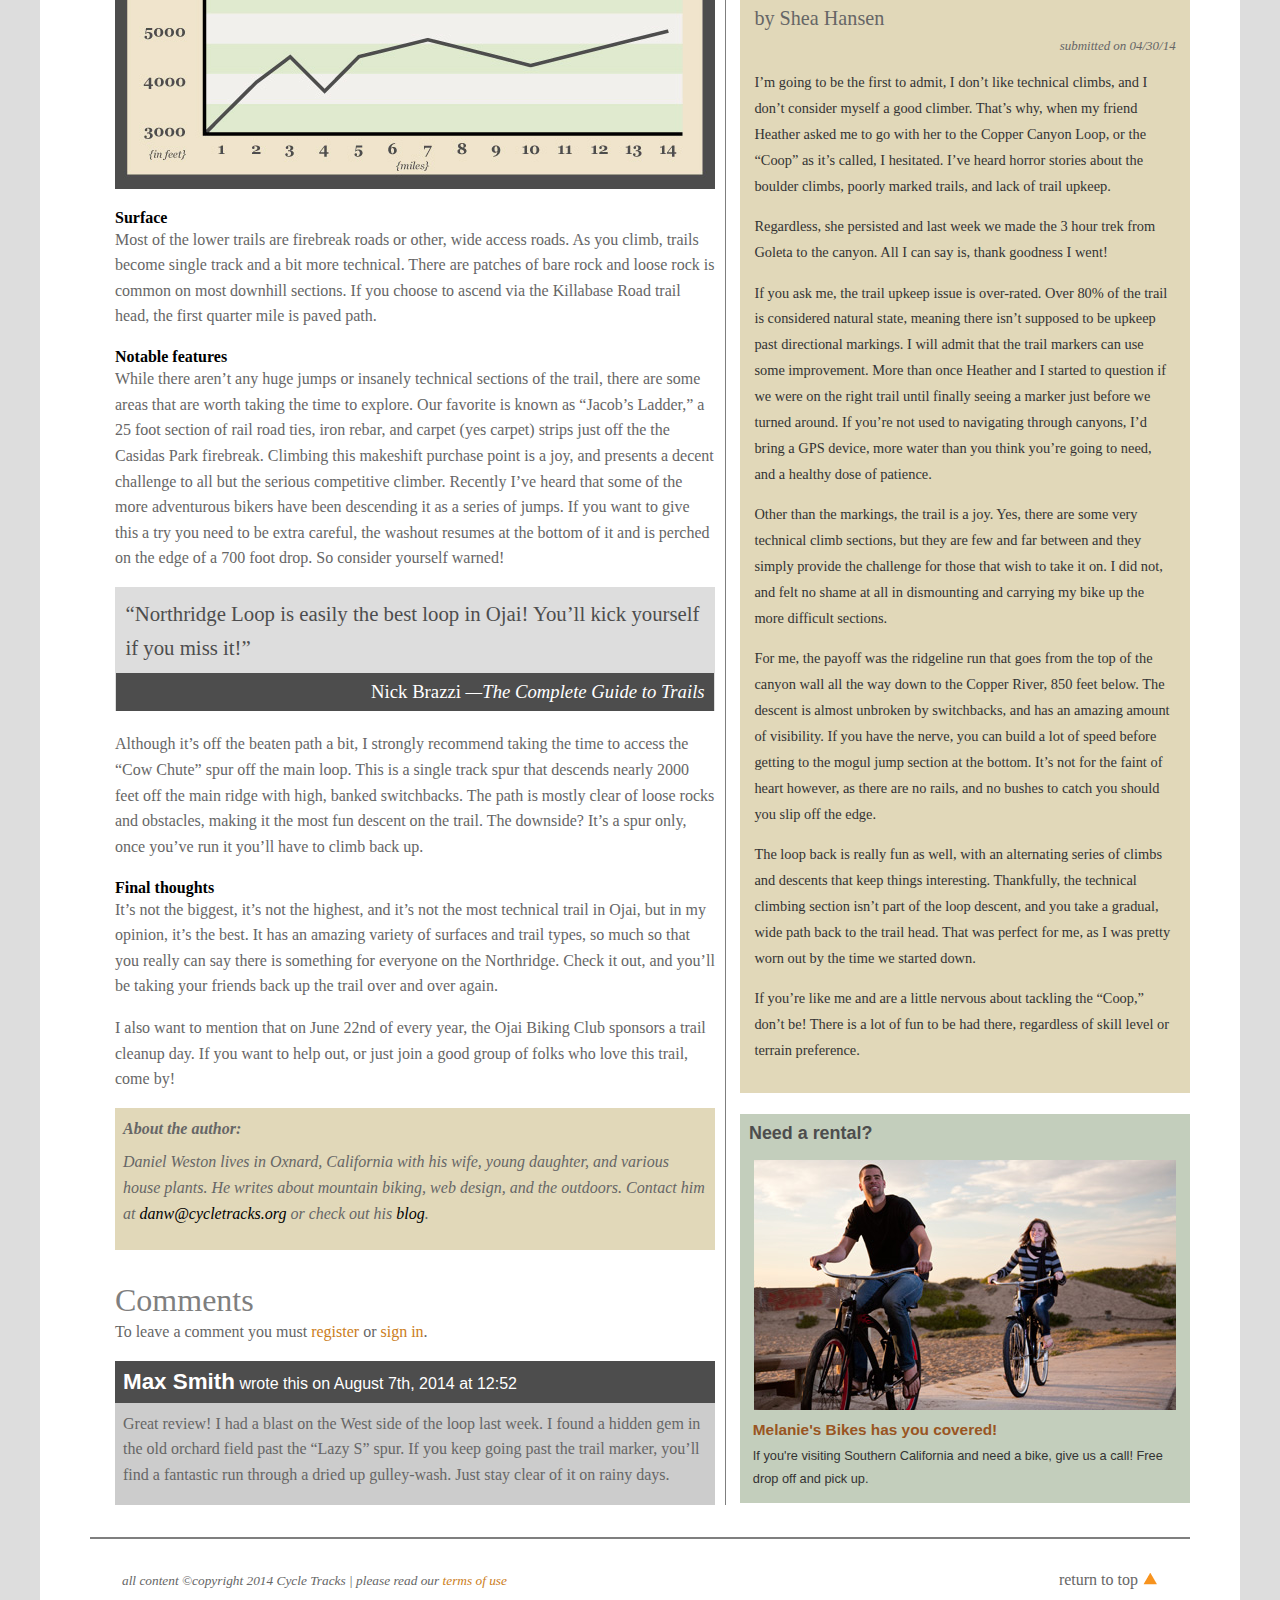
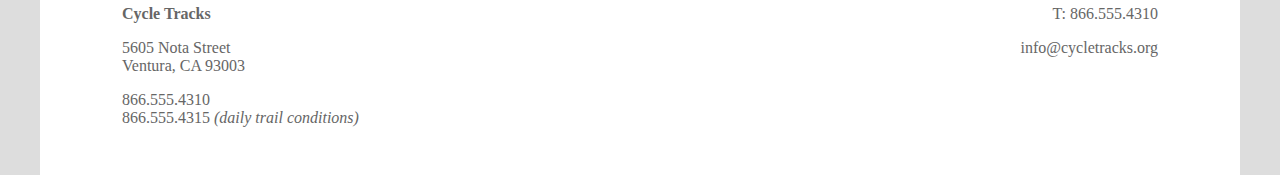
<file: Exercise/trails.htm>
<!doctype html>
<html lang="en">
<head>
<meta charset="utf-8">
<title>Cycle Tracks Trail Guide</title>
<link href="_css/main.css" media="screen" rel="stylesheet">
<!-- Adds HTML5 element support for earlier versions of IE -->
<!--[if lt IE 9]>
<script src="http://html5shim.googlecode.com/svn/trunk/html5.js"></script>
<![endif]-->
</head>
<body>
<header id="mainHeader">
  <h1>Cycle Tracks</h1>
  <p>your complete biking trail source</p>
  <nav>
    <ul>
      <li><a href="blog.htm" title="Read our blog!">trail blog</a></li>
      <li><a href="trails.htm" title="Trail reviews" class="current">trail reviews</a></li>
      <li><a href="news.htm" title="Trail news">trail news</a></li>
      <li><a href="resources.htm" title="Trail resources">resources</a></li>
      <li><a href="tours.htm" title="Biking Tours">biking tours</a></li>
    </ul>
  </nav>
</header>
<main id="trailReviews">
  <header>
    <h2>Trail Reviews</h2>
    <p class="breadcrumbs"><a href="all_trails.htm">All Trails</a> > <a href="#">Ojai</a></p>
    <p class="currentTrail">Ojai Trails</p>
  </header>
  <article>
    <header>
      <h3>Northridge Loop</h3>
      <p class="pubdate">posted on <time datetime="2014-01-17">January 17th, 2014</time></p>
    </header>
    <table id="quickFacts">
      <caption>
      TRAIL INFO
      </caption>
      <tr>
        <th>trail type:</th>
        <td>single track</td>
      </tr>
      <tr>
        <th>elevation:</th>
        <td>2000 ft</td>
      </tr>
      <tr>
        <th>length:</th>
        <td>14.5 miles</td>
      </tr>
      <tr>
        <th>skill level:</th>
        <td>beginner to intermediate</td>
      </tr>
    </table>
    <p>If you are looking for great scenery and a great workout without all the technical difficulty of other trails, Northridge Loop is for you. The ridge runs east to west, with Ojai Valley on one side and Rose Valley on the other. The trail features amazing views of both valleys plus the Los Padres National Forest. </p>
    <p>There are a total of 6 trail heads spread out over the 14.5 mile loop, so there are plenty of places to get on or off the trail. <strong>Hiking is permitting along all trails</strong>, so ride with caution and don't override your stopping power.</p>
    <h4>Skill level</h4>
    <p>While the overall trail is fine for beginners, two spurs, Gridley and Pratt, are much narrower and technical, so be sure to check the signage before choosing a trail. </p>
    <p>While there are no steep drops or bombs on this trail, there are several areas of the trail that extend over bare rock. The paths are marked, but there are canyon areas that you should be aware of. <em>Before starting any downhill section make sure you know the path!</em></p>
    <figure>
      <figcaption>Trail Map and Elevation</figcaption>
      <img src="_images/trail_map.jpg" alt="Northridge Trail Map" title="Northridge Trail Map"> <img src="_images/trail_elevation.jpg" alt="Northridge Trail Elevation" title="Northridge Trail Elevation"> </figure>
    <h4>Surface</h4>
    <p>Most of the lower trails are firebreak roads or other, wide access roads. As you climb, trails become single track and a bit more technical. There are patches of bare rock and loose rock is common on most downhill sections. If you choose to ascend via the Killabase Road trail head, the first quarter mile is paved path.</p>
    <h4>Notable features</h4>
    <p>While there aren’t any huge jumps or insanely technical sections of the trail, there are some areas that are worth taking the time to explore. Our favorite is known as “Jacob’s Ladder,” a 25 foot section of rail road ties, iron rebar, and carpet (yes carpet) strips just off the the Casidas Park firebreak. Climbing this makeshift purchase point is a joy, and presents a decent challenge to all but the serious competitive climber. Recently I’ve heard that some of the more adventurous bikers have been descending it as a series of jumps. If you want to give this a try you need to be extra careful, the washout resumes at the bottom of it and is perched on the edge of a 700 foot drop. So consider yourself warned!</p>
    <blockquote><q>Northridge Loop is easily the best loop in Ojai! You’ll kick yourself if you miss it!</q>
      <footer> <cite><span class="author">Nick Brazzi</span> &#8212;The Complete Guide to Trails</cite></footer>
    </blockquote>
    <p>Although it’s off the beaten path a bit, I strongly recommend taking the time to access the “Cow Chute” spur off the main loop. This is a single track spur that descends nearly 2000 feet off the main ridge with high, banked switchbacks. The path is mostly clear of loose rocks and obstacles, making it the most fun descent on the trail. The downside? It’s a spur only, once you’ve run it you’ll have to climb back up.</p>
    <h4>Final thoughts</h4>
    <p>It’s not the biggest, it’s not the highest, and it’s not the most technical trail in Ojai, but in my opinion, it’s the best. It has an amazing variety of surfaces and trail types, so much so that you really can say there is something for everyone on the Northridge. Check it out, and you’ll be taking your friends back up the trail over and over again. </p>
    <p>I also want to mention that on <time datetime="06-22">June 22nd</time> of every year, the Ojai Biking Club sponsors a trail cleanup day. If you want to help out, or just join a good group of folks who love this trail, come by!</p>
    <footer class="articleFooter">
      <p>About the author:</p>
      <address>
      Daniel Weston lives in Oxnard, California with his wife, young daughter, and various house plants. He writes about mountain biking, web design, and the outdoors. Contact him at <a href="mailto:danw@cycletracks.org" title="email Dan!">danw@cycletracks.org</a> or check out his <a href="http://www.danbikesalot.com" title="Dan's personal blog" rel="author">blog</a>.
      </address>
    </footer>
    <section>
      <header>
        <h3>Comments</h3>
        <p>To leave a comment you must <a href="join.htm" title="Join our crew">register</a> or <a href="login.htm" title="sign in">sign in</a>.</p>
      </header>
      <article class="comment">
        <h4><span>Max Smith</span> wrote this on <time datetime="2014-08-07T12:52:04-08:00">August 7th, 2014 at 12:52</time> </h4>
        <p>Great review! I had a blast on the West side of the loop last week. I found a hidden gem in the old orchard field past the “Lazy S” spur. If you keep going past the trail marker, you’ll find a fantastic run through a dried up gulley-wash. Just stay clear of it on rainy days.</p>
      </article>
    </section>
  </article>
</main>
<section id="riderReviews">
  <h2>Rider Reviews</h2>
  <article>
    <header>
      <h3>Los Robles Trail</h3>
      <p class="byline">by Danny Keys</p>
      <p class="pubdate">submitted on <time datetime="2014-06-26">06/26/14</time></p>
    </header>
    <p>My buddies and I had heard about this trail in November from a friend who had finished the West portion earlier in the month. It sounded like a good trail, but we didn't have time to check it out until last week.</p>
    <p>All I can say is wow! I really hate that I waited so long to try this trail, especially since it's right in my backyard (I live in Ventura).
      My friends and I got to the first trail head around 9:30 am that morning. The first portion of the trail were firebreaks and service roads, and for a while it seemed that we were just going to be going on another scenic ride.</p>
    <p>About two-thirds of the way up, we came to the first set of single-tracks breaking away from the firebreak. From then on the trail did not let up!</p>
    <p>Heavy on switchbacks (both on the climb and on the descent), and with good climbs, the trail alone is worth the trip! However, towards the top, we encountered a pretty strong technical section. Bare rock, small washouts, and loose rocks made for some slow going in areas. </p>
    <p>On the descent, the more technical nature of the trail keeps you from bombing out a run. A friend of mine that doesn't wish to be named (we'll call him Marty) is just starting out and we may have pushed him a bit too much! After the exhausting climb he didn't have much left for the downhill. He took two tumbles on the way down but thankfully wasn't hurt bad.</p>
    <p>Hitting the firebreaks again on the way down isn't a bad thing either. You can pick your speed up a bit here, and there are a few shallow hills that allow you to get some really good air.</p>
    <p>For this trip we just did the West trail. I'm really looking forward to going back in a few weeks to do the East trail as well!</p>
  </article>
  <aside>
    <h3>Ojai Trail Facts</h3>
    <p>Ojai has over 200 miles of hiking and biking trails, with over 80 miles dedicated solely to mountain biking! Most trails border working farms or ranches, so please take the time to learn your route before going, and pay careful attention to trail markers. Ojai trails are mostly self maintained, so if you see a problem, try to fix it! If the problem is a large one, contact one of the local cycling clubs to let them know,each month they have a trail-repair day that is spent maintaining the trails you know and love!</p>
  </aside>
  <article>
    <header>
      <h3>Copper Canyon Loop</h3>
      <p class="byline">by Shea Hansen </p>
      <p class="pubdate">submitted on <time datetime="2014-04-30">04/30/14</time></p>
    </header>
    <p>I’m going to be the first to admit, I don’t like technical climbs, and I don’t consider myself a good climber. That’s why, when my friend Heather asked me to go with her to the Copper Canyon Loop, or the “Coop” as it’s called, I hesitated. I’ve heard horror stories about the boulder climbs, poorly marked trails, and lack of trail upkeep. </p>
    <p>Regardless, she persisted and last week we made the 3 hour trek from Goleta to the canyon. All I can say is, thank goodness I went!</p>
    <p>If you ask me, the trail upkeep issue is over-rated. Over 80% of the trail is considered natural state, meaning there isn’t supposed to be upkeep past directional markings. I will admit that the trail markers can use some improvement. More than once Heather and I started to question if we were on the right trail until finally seeing a marker just before we turned around. If you’re not used to navigating through canyons, I’d bring a GPS device, more water than you think you’re going to need, and a healthy dose of patience.</p>
    <p>Other than the markings, the trail is a joy. Yes, there are some very technical climb sections, but they are few and far between and they simply provide the challenge for those that wish to take it on. I did not, and felt no shame at all in dismounting and carrying my bike up the more difficult sections. </p>
    <p>For me, the payoff was the ridgeline run that goes from the top of the canyon wall all the way down to the Copper River, 850 feet below. The descent is almost unbroken by switchbacks, and has an amazing amount of visibility. If you have the nerve, you can build a lot of speed before getting to the mogul jump section at the bottom. It’s not for the faint of heart however, as there are no rails, and no bushes to catch you should you slip off the edge.</p>
    <p>The loop back is really fun as well, with an alternating series of climbs and descents that keep things interesting. Thankfully, the technical climbing section isn’t part of the loop descent, and you take a gradual, wide path back to the trail head. That was perfect for me, as I was pretty worn out by the time we started down. </p>
    <p>If you’re like me and are a little nervous about tackling the “Coop,” don’t be! There is a lot of fun to be had there, regardless of skill level or terrain preference. </p>
  </article>
</section>
<aside id="adCopy">
  <h3>Need a rental?</h3>
  <img src="_images/bikes.jpg" alt="Melanie's Bikes">
  <p><a href="http://www.melsbikerenatls.com" title="Melanie's Bikes" rel="external nofollow">Melanie's Bikes has you covered!</a></p>
  <p>If you're visiting Southern California and need a bike, give us a call! Free drop off and pick up.</p>
</aside>
<footer id="pageFooter">
  <div class="rightCol">
    <p class="topLink"><a href="#mainHeader">return to top</a></p>
    <p><a href="tel://866-555-4310" title="give us a call">T: 866.555.4310</a></p>
    <p><a href="mailto:info@cycletracks.org" title="drop us a line">info@cycletracks.org</a></p>
  </div>
  <div class="leftCol">
    <p><small>all content &copy;copyright 2014 Cycle Tracks  | please read our <a href="legal.htm" rel="license">terms of use</a></small></p>
    <p><b>Cycle Tracks</b></p>
    <p>5605 Nota Street<br>
      Ventura, CA 93003</p>
    <p>866.555.4310<br>
      866.555.4315 <i>(daily trail conditions)</i></p>
  </div>
</footer>
</body>
</html>
</file>
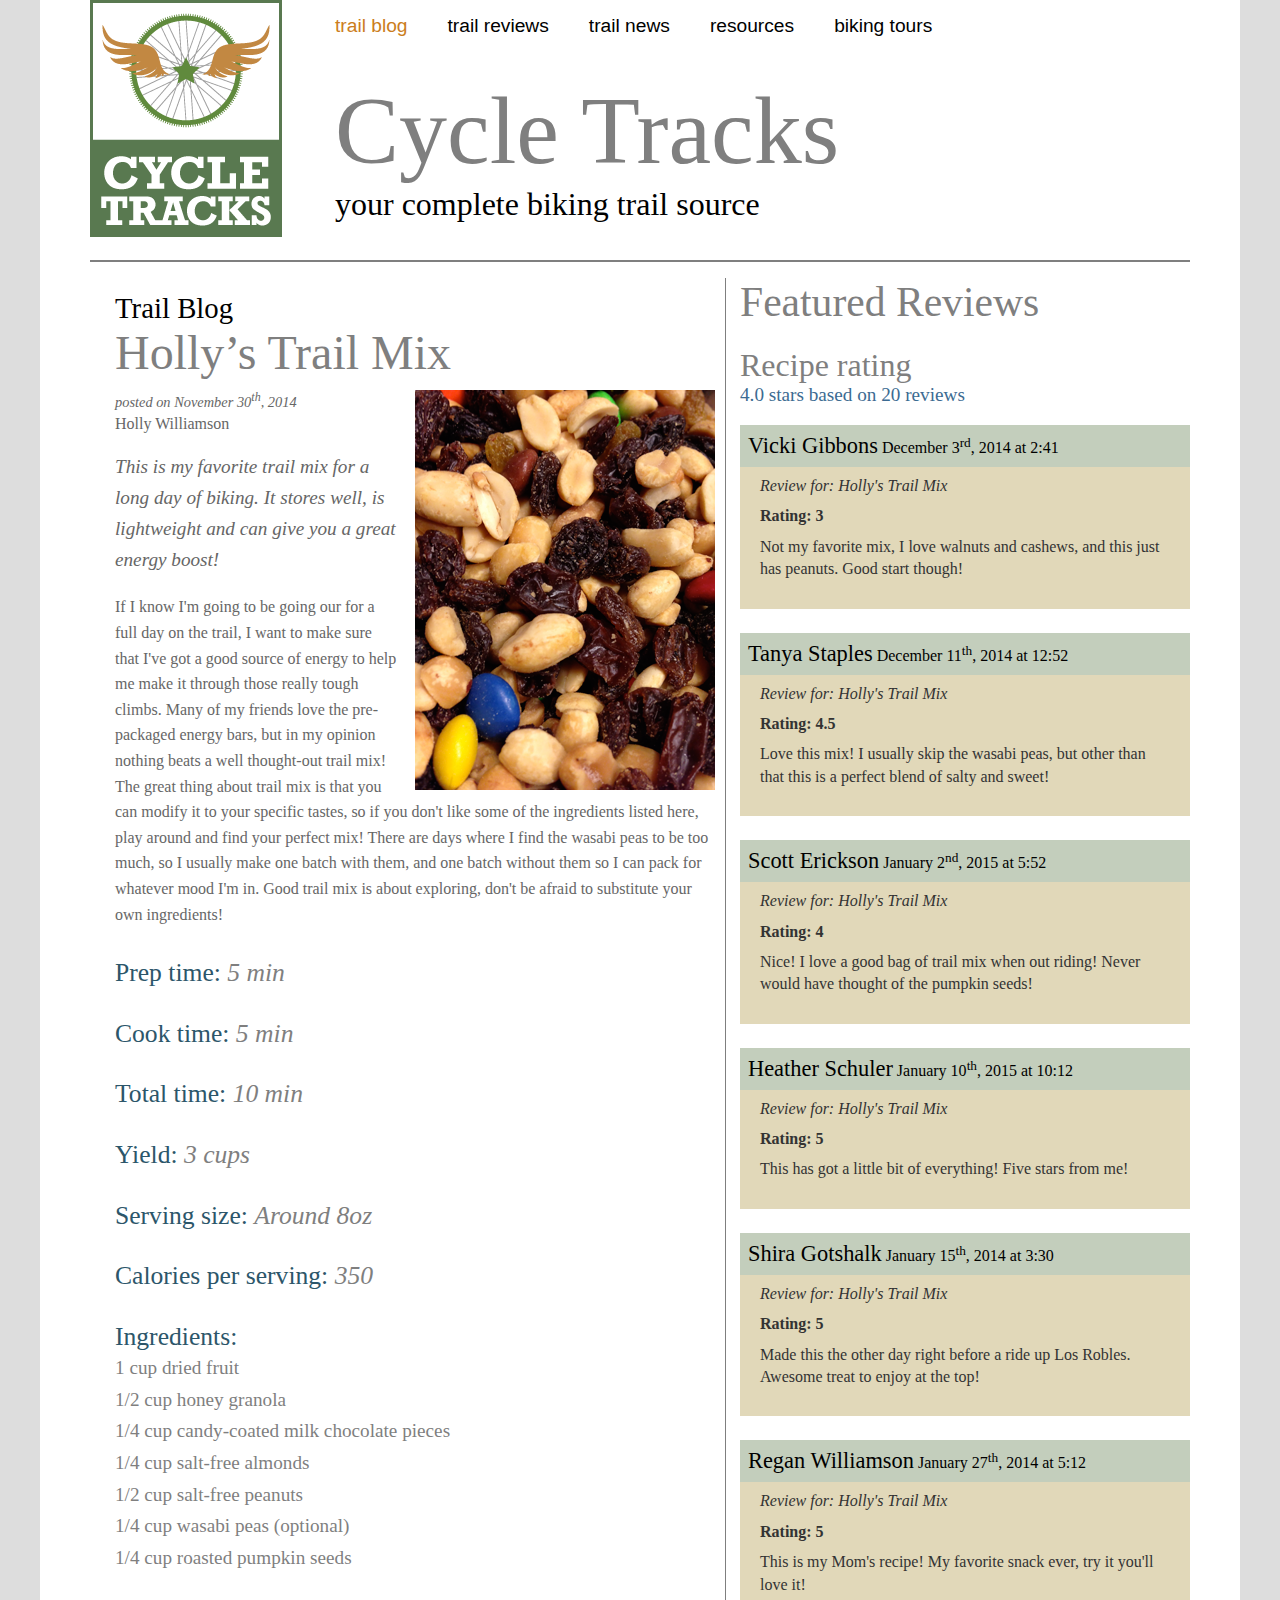
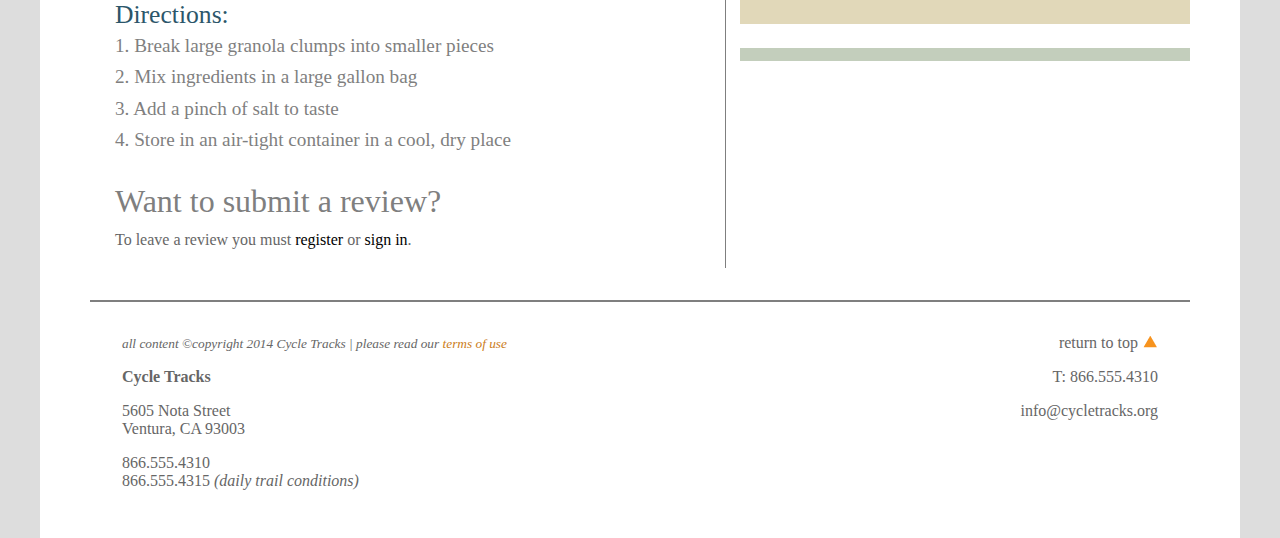
<file: Exercise/finished_files/blog.htm>
<!doctype html>
<html lang="en">
<head>
<meta charset="utf-8">
<title>Holly's Trail Mix</title>
<meta name="description" content="Cycle Tracks biking blog dives deep into the culture of serious mountain biking">
<link href="_css/main.css" rel="stylesheet" media="screen">
<!-- Adds HTML5 element support for earlier versions of IE -->
<!--[if lt IE 9]>
<script src="http://html5shim.googlecode.com/svn/trunk/html5.js"></script>
<![endif]-->
</head>
<body>
<header id="mainHeader">
    <h1>Cycle Tracks</h1>
    <p>your complete biking trail source</p>
  <nav>
    <ul>
      <li><a href="blog.htm" title="Read our blog!" class="current">trail blog</a></li>
      <li><a href="trails.htm" title="Trail reviews">trail reviews</a></li>
      <li><a href="news.htm" title="Trail news">trail news</a></li>
      <li><a href="resources.htm" title="Trail resources">resources</a></li>
      <li><a href="tours.htm" title="Biking Tours">biking tours</a></li>
    </ul>
  </nav>
</header>
<main id="trailReviews">
  <header>
      <h2>Trail Blog</h2>
  </header>
  <article class="recipe">
    <h3>Holly&rsquo;s Trail Mix</h3>
    <time datetime="2014-11-30" class="pubdate">
               posted on November 30<sup>th</sup>, 2014</time>
  <img itemprop="photo" src="_images/mix.png" class="imgRight" /> 
<p>Holly Williamson</p>
  <p class="summary">This is my favorite trail mix for a long day of biking. It stores well, is lightweight and can give you a great energy boost!</p>
  <p>If I know I'm going to be going our for a full day on the trail, I want to make sure that I've got a good source of energy to help me make it through those really tough climbs. Many of my friends love the pre-packaged energy bars, but in my opinion nothing beats a well thought-out trail mix! The great thing about trail mix is that you can modify it to your specific tastes, so if you don't like some of the ingredients listed here, play around and find your perfect mix! There are days where I find the wasabi peas to be too much, so I usually make one batch with them, and one batch without them so I can pack for whatever mood I'm in. Good trail mix is about exploring, don't be afraid to substitute your own ingredients!</p>
 <h4>Prep time: <time datetime="PT5M">5 min</time></h4>
  <h4>Cook time: <time datetime="PT5M">5 min</time></h4>
  <h4>Total time: <time datetime="PT10M">10 min</time></h4>
  <h4>Yield: <span>3 cups</span></h4>
  <section>
    <h4>Serving size: <span>Around 8oz</span></h4>
    <h4>Calories per serving: <span>350</span></h4>
  </section>
  <section>
  <h4 class="ingredients">Ingredients:</h4>
  <ul>
      <li>1 cup dried fruit</li>
      <li>1/2 cup honey granola</li>
      <li>1/4 cup candy-coated milk chocolate pieces</li>
      <li>1/4 cup salt-free almonds</li>
      <li>1/2 cup salt-free peanuts</li>
      <li>1/4 cup wasabi peas (optional)</li>
      <li>1/4 cup roasted pumpkin seeds</li>
    </ul>	  
      </section>
      <section>
  <h4 class="directions">Directions:</h4>
    <ol>
      <li>1. Break large granola clumps into smaller pieces</li>
      <li>2. Mix ingredients in a large gallon bag</li>
      <li>3. Add a pinch of salt to taste</li>
      <li>4. Store in an air-tight container in a cool, dry place</li>
    </ol>
</section>
      <h3 class="submit">Want to submit a review?</h3>
      <p>To leave a review you must <a href="join.htm" title="Join our crew">register</a> or <a href="login.htm" title="sign in">sign in</a>.</p>
  </article>
</main>
<section id="reviews">
<h2>Featured Reviews</h2>
<section>
<h3>Recipe rating</h3>
   <p class="review-summary">4.0 stars based on 20 reviews</p>
   </section>
     <article>
         <h3><span>Vicki Gibbons</span>
          <time datetime="2014-12-03T14:41:04-08:00">December 3<sup>rd</sup>, 2014 at 2:41</time>
        </h3>
        <p class="item-reviewed">Review for: Holly's Trail Mix</p>
        <p class="rating">Rating: 3</p>
        <p>Not my favorite mix, I love walnuts and cashews, and this just has peanuts. Good start though!</p>
      </article>
      <article>
              <h3><span>Tanya Staples</span> 
          <time datetime="2014-12-11T12:52:04-08:00">December 11<sup>th</sup>, 2014 at 12:52</time>
        </h3>
        <p class="item-reviewed">Review for: Holly's Trail Mix</p>
        <p class="rating">Rating: 4.5</p>
        <p>Love this mix! I usually skip the wasabi peas, but other than that this is a perfect blend of salty and sweet!</p>
      </article>
      <article>
              <h3><span>Scott Erickson</span> 
          <time datetime="2015-01-02T17:52:04-08:00">January 2<sup>nd</sup>, 2015 at 5:52</time>
        </h3>
        <p class="item-reviewed">Review for: Holly's Trail Mix</p>
        <p class="rating">Rating: 4</p>
        <p>Nice! I love a good bag of trail mix when out riding! Never would have thought of the pumpkin seeds!</p>
      </article>
      <article>
              <h3><span>Heather Schuler</span> 
          <time datetime="2015-01-10T10:12:04-08:00">January 10<sup>th</sup>, 2015 at 10:12</time>
        </h3>
        <p class="item-reviewed">Review for: Holly's Trail Mix</p>
        <p class="rating">Rating: 5</p>
        <p>This has got a little bit of everything! Five stars from me!</p>
      </article>
      <article>
              <h3><span>Shira Gotshalk</span> 
          <time datetime="2015-01-15T15:30:04-08:00">January 15<sup>th</sup>, 2014 at 3:30</time>
        </h3>
        <p class="item-reviewed">Review for: Holly's Trail Mix</p>
        <p class="rating">Rating: 5</p>
        <p>Made this the other day right before a ride up Los Robles. Awesome treat to enjoy at the top!</p>
      </article>
      <article>
              <h3><span>Regan Williamson</span> 
          <time datetime="2015-01-27T17:12:04-08:00">January 27<sup>th</sup>, 2014 at 5:12</time>
        </h3>
        <p class="item-reviewed">Review for: Holly's Trail Mix</p>
        <p class="rating">Rating: 5</p>
        <p>This is my Mom's recipe! My favorite snack ever, try it you'll love it!</p>
      </article>
</section>
<aside id="adCopy">
<!-- Ad content goes here -->
</aside>
<footer id="pageFooter" role="contentinfo">
  <div class="rightCol">
    <p class="topLink"><a href="#mainHeader">return to top</a></p>
    <p><a href="tel://866-555-4310" title="give us a call">T: 866.555.4310</a></p>
    <p><a href="mailto:info@cycletracks.org" title="drop us a line">info@cycletracks.org</a></p>
  </div>
  <div class="leftCol">
    <p><small>all content &copy;copyright 2014 Cycle Tracks  | please read our <a href="#">terms of use</a></small> </p>
    <p><b>Cycle Tracks</b></p>
    <p>5605 Nota Street<br>
      Ventura, CA 93003</p>
    <p>866.555.4310<br>
      866.555.4315 <i>(daily trail conditions)</i></p>
  </div>
</footer>
</body>
</html>
</file>
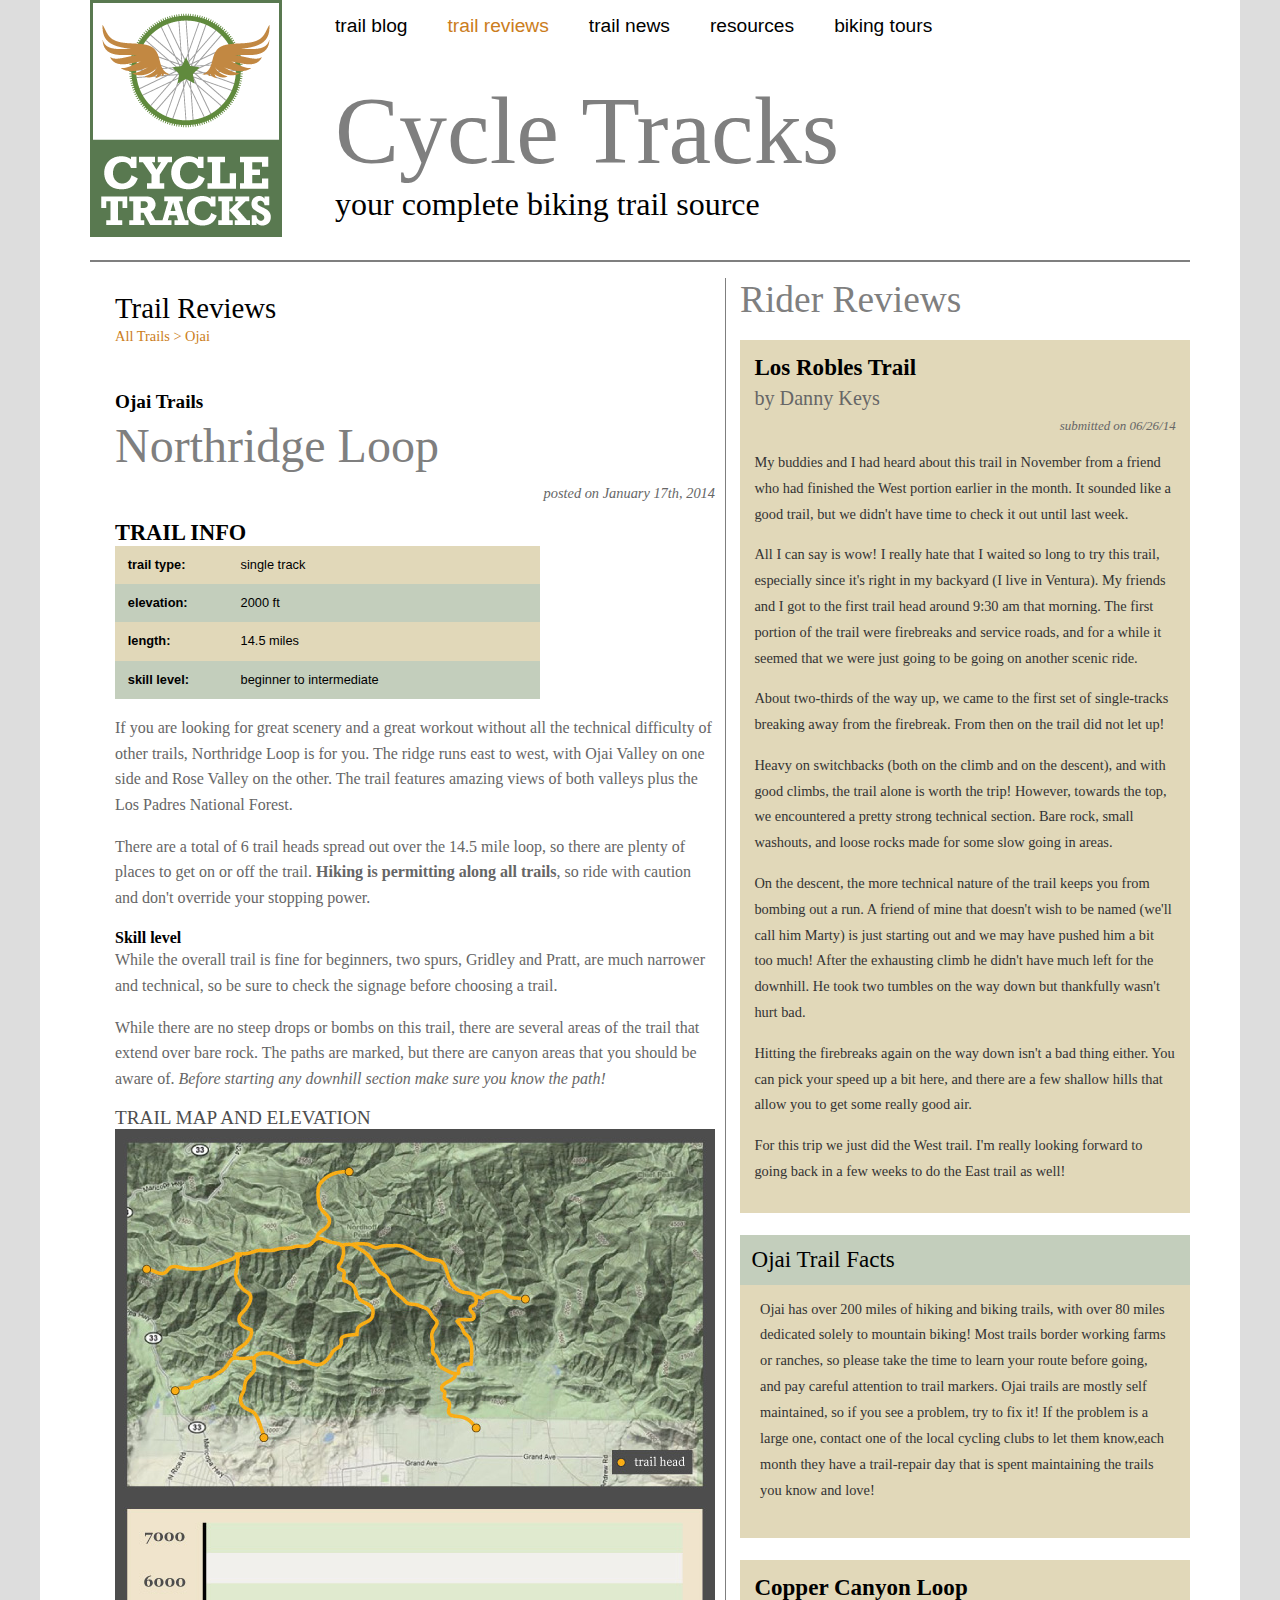
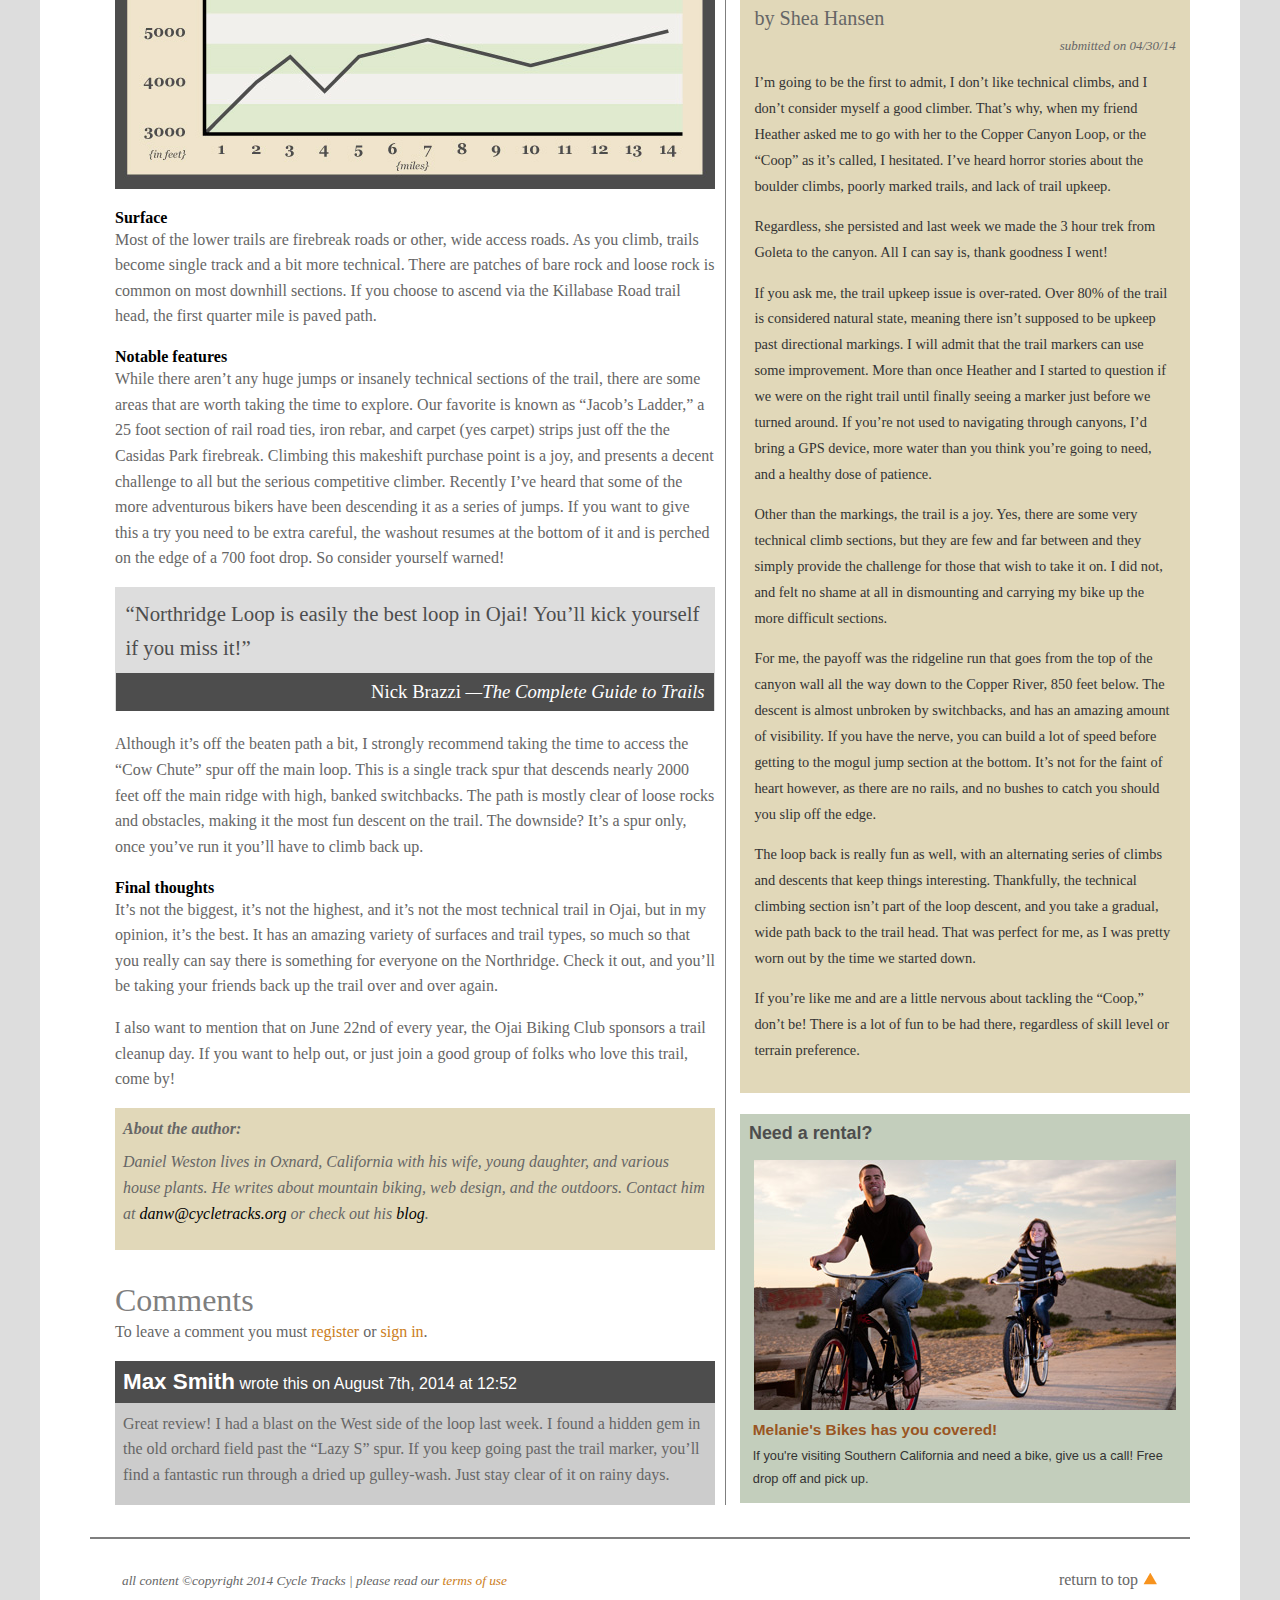
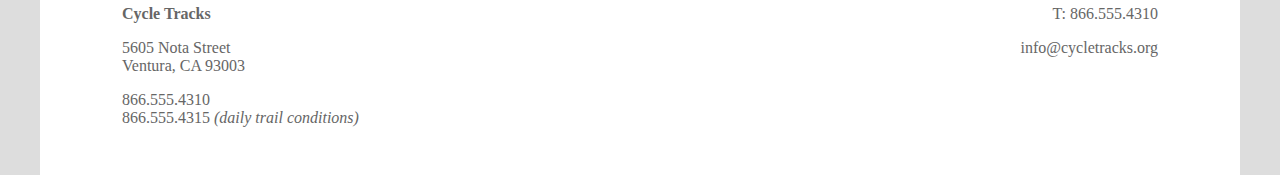
<file: Exercise/finished_files/trails.htm>
<!doctype html>
<html lang="en">
<head>
<meta charset="utf-8">
<title>Cycle Tracks Trail Guide</title>
<meta name="description" content="Cycle Tracks trail reviews give you the inside scoop on the best biking trails around">
<link href="_css/main.css" media="screen" rel="stylesheet">
<!-- Adds HTML5 element support for earlier versions of IE -->
<!--[if lt IE 9]>
<script src="http://html5shim.googlecode.com/svn/trunk/html5.js"></script>
<![endif]-->
</head>
<body>
<header id="mainHeader">
  <h1>Cycle Tracks</h1>
  <p>your complete biking trail source</p>
  <nav>
    <ul>
      <li><a href="blog.htm" title="Read our blog!">trail blog</a></li>
      <li><a href="trails.htm" title="Trail reviews" class="current">trail reviews</a></li>
      <li><a href="news.htm" title="Trail news">trail news</a></li>
      <li><a href="resources.htm" title="Trail resources">resources</a></li>
      <li><a href="tours.htm" title="Biking Tours">biking tours</a></li>
    </ul>
  </nav>
</header>
<main id="trailReviews">
  <header>
    <h2>Trail Reviews</h2>
    <p class="breadcrumbs"><a href="all_trails.htm">All Trails</a> > <a href="#">Ojai</a></p>
    <p class="currentTrail">Ojai Trails</p>
  </header>
  <article>
    <header>
      <h3>Northridge Loop</h3>
      <p class="pubdate">posted on <time datetime="2014-01-17">January 17th, 2014</time></p>
    </header>
    <table id="quickFacts">
      <caption>
      TRAIL INFO
      </caption>
      <tr>
        <th>trail type:</th>
        <td>single track</td>
      </tr>
      <tr>
        <th>elevation:</th>
        <td>2000 ft</td>
      </tr>
      <tr>
        <th>length:</th>
        <td>14.5 miles</td>
      </tr>
      <tr>
        <th>skill level:</th>
        <td>beginner to intermediate</td>
      </tr>
    </table>
    <p>If you are looking for great scenery and a great workout without all the technical difficulty of other trails, Northridge Loop is for you. The ridge runs east to west, with Ojai Valley on one side and Rose Valley on the other. The trail features amazing views of both valleys plus the Los Padres National Forest. </p>
    <p>There are a total of 6 trail heads spread out over the 14.5 mile loop, so there are plenty of places to get on or off the trail. <strong>Hiking is permitting along all trails</strong>, so ride with caution and don't override your stopping power.</p>
    <h4>Skill level</h4>
    <p>While the overall trail is fine for beginners, two spurs, Gridley and Pratt, are much narrower and technical, so be sure to check the signage before choosing a trail. </p>
    <p>While there are no steep drops or bombs on this trail, there are several areas of the trail that extend over bare rock. The paths are marked, but there are canyon areas that you should be aware of. <em>Before starting any downhill section make sure you know the path!</em></p>
    <figure>
      <figcaption>Trail Map and Elevation</figcaption>
      <img src="_images/trail_map.jpg" alt="Northridge Trail Map" title="Northridge Trail Map"> <img src="_images/trail_elevation.jpg" alt="Northridge Trail Elevation" title="Northridge Trail Elevation"> </figure>
    <h4>Surface</h4>
    <p>Most of the lower trails are firebreak roads or other, wide access roads. As you climb, trails become single track and a bit more technical. There are patches of bare rock and loose rock is common on most downhill sections. If you choose to ascend via the Killabase Road trail head, the first quarter mile is paved path.</p>
    <h4>Notable features</h4>
    <p>While there aren’t any huge jumps or insanely technical sections of the trail, there are some areas that are worth taking the time to explore. Our favorite is known as “Jacob’s Ladder,” a 25 foot section of rail road ties, iron rebar, and carpet (yes carpet) strips just off the the Casidas Park firebreak. Climbing this makeshift purchase point is a joy, and presents a decent challenge to all but the serious competitive climber. Recently I’ve heard that some of the more adventurous bikers have been descending it as a series of jumps. If you want to give this a try you need to be extra careful, the washout resumes at the bottom of it and is perched on the edge of a 700 foot drop. So consider yourself warned!</p>
    <blockquote><q>Northridge Loop is easily the best loop in Ojai! You’ll kick yourself if you miss it!</q>
      <footer> <cite><span class="author">Nick Brazzi</span> &#8212;The Complete Guide to Trails</cite></footer>
    </blockquote>
    <p>Although it’s off the beaten path a bit, I strongly recommend taking the time to access the “Cow Chute” spur off the main loop. This is a single track spur that descends nearly 2000 feet off the main ridge with high, banked switchbacks. The path is mostly clear of loose rocks and obstacles, making it the most fun descent on the trail. The downside? It’s a spur only, once you’ve run it you’ll have to climb back up.</p>
    <h4>Final thoughts</h4>
    <p>It’s not the biggest, it’s not the highest, and it’s not the most technical trail in Ojai, but in my opinion, it’s the best. It has an amazing variety of surfaces and trail types, so much so that you really can say there is something for everyone on the Northridge. Check it out, and you’ll be taking your friends back up the trail over and over again. </p>
    <p>I also want to mention that on <time datetime="06-22">June 22nd</time> of every year, the Ojai Biking Club sponsors a trail cleanup day. If you want to help out, or just join a good group of folks who love this trail, come by!</p>
    <footer class="articleFooter">
      <p>About the author:</p>
      <address>
      Daniel Weston lives in Oxnard, California with his wife, young daughter, and various house plants. He writes about mountain biking, web design, and the outdoors. Contact him at <a href="mailto:danw@cycletracks.org" title="email Dan!">danw@cycletracks.org</a> or check out his <a href="http://www.danbikesalot.com" title="Dan's personal blog" rel="author">blog</a>.
      </address>
    </footer>
    <section>
      <header>
        <h3>Comments</h3>
        <p>To leave a comment you must <a href="join.htm" title="Join our crew">register</a> or <a href="login.htm" title="sign in">sign in</a>.</p>
      </header>
      <article class="comment">
        <h4><span>Max Smith</span> wrote this on <time datetime="2014-08-07T12:52:04-08:00">August 7th, 2014 at 12:52</time> </h4>
        <p>Great review! I had a blast on the West side of the loop last week. I found a hidden gem in the old orchard field past the “Lazy S” spur. If you keep going past the trail marker, you’ll find a fantastic run through a dried up gulley-wash. Just stay clear of it on rainy days.</p>
      </article>
    </section>
  </article>
</main>
<section id="riderReviews">
  <h2>Rider Reviews</h2>
  <article>
    <header>
      <h3>Los Robles Trail</h3>
      <p class="byline">by Danny Keys</p>
      <p class="pubdate">submitted on <time datetime="2014-06-26">06/26/14</time></p>
    </header>
    <p>My buddies and I had heard about this trail in November from a friend who had finished the West portion earlier in the month. It sounded like a good trail, but we didn't have time to check it out until last week.</p>
    <p>All I can say is wow! I really hate that I waited so long to try this trail, especially since it's right in my backyard (I live in Ventura).
      My friends and I got to the first trail head around 9:30 am that morning. The first portion of the trail were firebreaks and service roads, and for a while it seemed that we were just going to be going on another scenic ride.</p>
    <p>About two-thirds of the way up, we came to the first set of single-tracks breaking away from the firebreak. From then on the trail did not let up!</p>
    <p>Heavy on switchbacks (both on the climb and on the descent), and with good climbs, the trail alone is worth the trip! However, towards the top, we encountered a pretty strong technical section. Bare rock, small washouts, and loose rocks made for some slow going in areas. </p>
    <p>On the descent, the more technical nature of the trail keeps you from bombing out a run. A friend of mine that doesn't wish to be named (we'll call him Marty) is just starting out and we may have pushed him a bit too much! After the exhausting climb he didn't have much left for the downhill. He took two tumbles on the way down but thankfully wasn't hurt bad.</p>
    <p>Hitting the firebreaks again on the way down isn't a bad thing either. You can pick your speed up a bit here, and there are a few shallow hills that allow you to get some really good air.</p>
    <p>For this trip we just did the West trail. I'm really looking forward to going back in a few weeks to do the East trail as well!</p>
  </article>
  <aside>
    <h3>Ojai Trail Facts</h3>
    <p>Ojai has over 200 miles of hiking and biking trails, with over 80 miles dedicated solely to mountain biking! Most trails border working farms or ranches, so please take the time to learn your route before going, and pay careful attention to trail markers. Ojai trails are mostly self maintained, so if you see a problem, try to fix it! If the problem is a large one, contact one of the local cycling clubs to let them know,each month they have a trail-repair day that is spent maintaining the trails you know and love!</p>
  </aside>
  <article>
    <header>
      <h3>Copper Canyon Loop</h3>
      <p class="byline">by Shea Hansen </p>
      <p class="pubdate">submitted on <time datetime="2014-04-30">04/30/14</time></p>
    </header>
    <p>I’m going to be the first to admit, I don’t like technical climbs, and I don’t consider myself a good climber. That’s why, when my friend Heather asked me to go with her to the Copper Canyon Loop, or the “Coop” as it’s called, I hesitated. I’ve heard horror stories about the boulder climbs, poorly marked trails, and lack of trail upkeep. </p>
    <p>Regardless, she persisted and last week we made the 3 hour trek from Goleta to the canyon. All I can say is, thank goodness I went!</p>
    <p>If you ask me, the trail upkeep issue is over-rated. Over 80% of the trail is considered natural state, meaning there isn’t supposed to be upkeep past directional markings. I will admit that the trail markers can use some improvement. More than once Heather and I started to question if we were on the right trail until finally seeing a marker just before we turned around. If you’re not used to navigating through canyons, I’d bring a GPS device, more water than you think you’re going to need, and a healthy dose of patience.</p>
    <p>Other than the markings, the trail is a joy. Yes, there are some very technical climb sections, but they are few and far between and they simply provide the challenge for those that wish to take it on. I did not, and felt no shame at all in dismounting and carrying my bike up the more difficult sections. </p>
    <p>For me, the payoff was the ridgeline run that goes from the top of the canyon wall all the way down to the Copper River, 850 feet below. The descent is almost unbroken by switchbacks, and has an amazing amount of visibility. If you have the nerve, you can build a lot of speed before getting to the mogul jump section at the bottom. It’s not for the faint of heart however, as there are no rails, and no bushes to catch you should you slip off the edge.</p>
    <p>The loop back is really fun as well, with an alternating series of climbs and descents that keep things interesting. Thankfully, the technical climbing section isn’t part of the loop descent, and you take a gradual, wide path back to the trail head. That was perfect for me, as I was pretty worn out by the time we started down. </p>
    <p>If you’re like me and are a little nervous about tackling the “Coop,” don’t be! There is a lot of fun to be had there, regardless of skill level or terrain preference. </p>
  </article>
</section>
<aside id="adCopy">
  <h3>Need a rental?</h3>
  <img src="_images/bikes.jpg" alt="Melanie's Bikes">
  <p><a href="http://www.melsbikerenatls.com" title="Melanie's Bikes" rel="external nofollow">Melanie's Bikes has you covered!</a></p>
  <p>If you're visiting Southern California and need a bike, give us a call! Free drop off and pick up.</p>
</aside>
<footer id="pageFooter">
  <div class="rightCol">
    <p class="topLink"><a href="#mainHeader">return to top</a></p>
    <p><a href="tel://866-555-4310" title="give us a call">T: 866.555.4310</a></p>
    <p><a href="mailto:info@cycletracks.org" title="drop us a line">info@cycletracks.org</a></p>
  </div>
  <div class="leftCol">
    <p><small>all content &copy;copyright 2014 Cycle Tracks  | please read our <a href="legal.htm" rel="license">terms of use</a></small></p>
    <p><b>Cycle Tracks</b></p>
    <p>5605 Nota Street<br>
      Ventura, CA 93003</p>
    <p>866.555.4310<br>
      866.555.4315 <i>(daily trail conditions)</i></p>
  </div>
</footer>
</body>
</html>
</file>
<file: 03. CSS Intro/css/main.css>
body{
    --main-bg-color: brown;
    --main-font-color: rgb(55, 202, 26);
}

header h1{
    /*color: blueviolet !important;  Імпортенти це біда!*/
    /* color: blueviolet; */
    /* color: rgb(177, 20, 20); */
    color: var(--main-font-color);
}
p{
    /* font-size: 18px;
    font-size: 1em; */
    font-size: 1.4rem;
    /* font-weight: 900; */
    font-weight: bold;
    font-style: italic;
    font-family: 'Franklin Gothic Medium', 'Arial Narrow', Arial, sans-serif;
}

span{
    display: inline-block;
    font-size: 18px;
    font-weight: 700;
    color: bisque;
}

#root{
    background-color: darkgray;
}

.color1{
    color: #12ca12
}
.color2{
    color: yellow;
}
.color3{
    color: darkgoldenrod;
}

.list{
    list-style: none;
}

.external{
    width: 300px;
    height: 200px;
    background-color: #abc123;
    display: inline-block;
}

.internal{
    width: 150px;
    height: 100px;
    background-color: chocolate;
    /* margin-left: 10px;
    margin-top: 10px; */
    /* margin: 9px 16px 37px 64px; */
    margin: 46px auto;

}
</file>
<file: 03. CSS Intro/css/main2.css>
h1{
    color: chartreuse;
}
</file>
<file: 04. Bootstrap/css/main.css>
body{
    min-width: 540px;
}
.color1{
    background-color: rgb(181, 211, 11);
    height: 150px;
}

.color2{
    background-color: rgb(206, 14, 158);
    height: 150px;
}

.color3{
    background-color: rgb(84, 23, 197);
    height: 150px;
}


.color4{
    background-color: rgb(17, 196, 228);
    height: 150px;
}

.color5{
    background-color: rgb(145, 8, 26);
    height: 150px;
}
.pictire{
    width: 100%;
    height: auto;
}
</file>
<file: 05. Bootstrap part2/css/main.css>
body{
    min-width: 540px;
}
.color1{
    background-color: rgb(181, 211, 11);
    height: 150px;
}

.color2{
    background-color: var(--indigo);
    /* background-color: rgb(206, 14, 158); */
    height: 150px;
}

.color3{
    background-color: rgb(84, 23, 197);
    height: 150px;
}


.color4{
    background-color: rgb(17, 196, 228);
    height: 150px;
}

.color5{
    background-color: rgb(145, 8, 26);
    height: 150px;
}
.pictire{
    width: 100%;
    height: auto;
}


@media (max-width: 1800px) { 
    .test{
        background-color: red;
    }
}

@media (max-width: 1200px) { 
    .test{
        background-color: yellow;
    }
}

@media (max-width: 992px) { 
    .test{
        background-color: goldenrod;
    }
}
</file>
<file: 06. SVG/css/main.css>
.image{
    height: 300px;
    background-image: url("../img/Element3_dark.svg");
    background-repeat: no-repeat;
    background-size: 122px;
    background-position: center 79px;
    background-color: antiquewhite;
}
.image2{
    height: 300px;
    background-color: bisque;
}
.image2 img{

    width: 122px;
    height: auto;
}
.image3{
    height: 300px;
    background-color: darkgrey;
}

.img--svg{
    width: 122px;
    height: auto;
    display: inline-block;
}
</file>
<file: 07. Position/css/main.css>
.wrapper {
  background-color: cadetblue;
  position: relative;
  z-index: 0;
}
.block1 {
  background-color: chartreuse;
  display: inline-block;
  width: 84px;
  height: 84px;
  left: 87px;
  position: relative;
  transform: rotate(43deg);
  top: 3px;
  z-index: -1;
}

.block2 {
  background-color: coral;
  display: inline-block;
  width: 84px;
  height: 84px;
  border-radius: 50%;
}

.block3 {
  background-color: crimson;
  display: inline-block;
  width: 84px;
  height: 84px;
  position: relative;
  left: 3%;
  border-top-right-radius: 35px;
  border-bottom-left-radius: 35px;
  transform: rotate(-45deg);
}
.block4 {
  background-color: white;
  display: inline-block;
  width: 46px;
  height: 46px;
  position: relative;
  border-radius: 50%;
  bottom: 18px;
  right: 16px;
  /* border: 4px solid yellow; */
  border-top: 4px solid green;
  border-right: 4px solid yellow;
  border-bottom: 4px solid blue;
  border-left: 4px solid pink;
}
</file>
<file: Exercise/_css/main.css>
@charset "UTF-8";

/*color guide:
#e1d8b9 sand
#cb7d20 orange
#952 accent orange (dark)
#3c6b92 main blue
#2c566a teal
#c3cebc light green
#7f7f7f accent gray
*/

/*limited reset*/
html, body, div, section, article, aside, header, hgroup, footer, nav, h1, h2, h3, h4, h5, h6, p, blockquote, address, time, span, em, strong, img, ol, ul, li, figure, canvas, video, th, td, tr {
	margin: 0;
	padding: 0;
	border: 0;
}
a {
	text-decoration: none;
	color: #cb7d20;
}
a:hover {
	color: #952;
}

/*html5 display rule*/
address, article, aside, canvas, details, figcaption, figure, footer, header, hgroup, nav, menu, nav, section, summary {
	display: block;
}
html {
	background: #ddd;
}
body {
	font: 100% Georgia, "Times New Roman", Times, serif;
	width: 1100px;
	margin: 0 auto;
	padding: 0 50px;
	text-align:left;
	position: relative;
	background: white;
}

nav ul, ul.menu {
	list-style: none;
}

/* layout styles */
header#mainHeader {
	height: 185px;
}
main {
	float: left;
	width: 600px;
	padding: 0 10px 0 25px;
	margin-bottom: 2em;
}
section#riderReviews, section#reviews {
	float: right;
	clear: right;
	width: 450px;
	margin-bottom: 0;
}
aside#adCopy {
	float: right;
	clear: right;
	width: 450px;
	margin-bottom: 1em;
}
footer#pageFooter {
	clear: both;
	overflow: auto;
}

.floatRight {
	float: right;
}
.floatLeft {
	float: left;
}
.imgRight {
	float: right;
	margin-left: 1em;
	margin-bottom: 1 em;
}

/*-------------presentation styles---------------*/

.pubdate {
	text-align:right;
	color: #666;
	font-size: .9em;
	font-style: italic;
}

/*header styles*/
header#mainHeader {
	background: url(../_images/tracks-logo.gif) no-repeat;
	padding: 75px 0 0 245px;
	position: relative;
	border-bottom: 2px solid #7f7f7f;
	margin-bottom: 1em;
}
header#mainHeader h1 span {
	position: absolute;
	left: -2000em;
}
header#mainHeader nav {
	position: absolute;
	left: 225px;
	top: 0;
	padding-top: 15px;
}
header#mainHeader ul {
	float: left;
}
header#mainHeader ul li {
	float: left;
}
header#mainHeader ul li a{
	font-family: Arial, Helvetica, sans-serif;
	font-size: 1.2em;
	color: #000;
	padding: 0 20px;
	border-right: 1px solid #000;
	text-decoration: none;
}
header#mainHeader ul li a:last-child{
	border: none;
}
header#mainHeader ul li a.current {
	color: #cb7d20;
}
header#mainHeader ul li a:hover {
	color: #cb7d20;
}
header#mainHeader h1 {
	font-size: 6em;
	color: #7f7f7f;
	font-weight: normal;
}
header#mainHeader p {
	font-weight: normal;
	font-size: 2em;
}

/*trail info section styles*/
main {
	border-right: 1px solid #7f7f7f;
}
p.breadcrumbs {
	font-size: .9em;
	color: #cb7d20;
}
main header a {
	color: #cb7d20;
}
main header a:hover {
	color:#952
}
main header h2 {
	font-weight: normal;
	font-size: 1.8em;
	margin-top: .5em;
}
main article h3 {
	font-weight: normal;
	color: #7f7f7f;
	font-size: 3em;
	margin-bottom: .2em;
}
main article h3.submit {
	font-size: 2em;
	margin: 1em 0 .2em;
}
main caption {
	text-transform: uppercase;
	font-weight: bold;
	font-size: 1.4em;
	text-align: left;
}

main table#quickFacts {
	width: 425px;
	background: #c3cebc;
	border: none;
	margin: .5em 0 1em;
	border-spacing: 0;
	border-collapse: collapse;
}
main table#quickFacts th {
	width: 100px;
}
main table#quickFacts th, main table#quickFacts td {
	font-family: Arial, Helvetica, sans-serif;
	font-size: .8em;
	padding-left: 1em;
	text-align: left;
	line-height: 3;
	margin:0;
}
main table#quickFacts tr:nth-child(odd)  {
	background: #e1d8b9;
}
main p, main address {
	color: #666;
	line-height: 1.6;
	margin-bottom: 1em;
}
main p.summary {
	font-size: 1.2em;
	font-style: italic;
}
main img{
	display: block;
}
main figcaption {
	text-transform: uppercase;
	color: #4d4d4d;
	font-size: 1.2em;
}
main blockquote {
	background: #ddd;
	color: #4d4d4d;
	font-size: 1.3em;
	line-height: 1.6;
	margin-bottom: 1em;
	padding: .5em .5em 0;
}
main blockquote footer{
	background: #4d4d4d;
	color: #fff;
	text-align: right;
	padding: .5em;
	line-height: 1;
	margin: .5em -.5em 0;
	font-size: .9em;
}
main .author {
	font-style: normal;
}
main h4 {
	font-size: 1em;
	margin-top: 1.2em;
	margin-bottom: 0;
	color: #000;
}
main .currentTrail {
	margin-top: 2em;
	font-size: 1.2em;
	margin-bottom: 0;
	color: #000;
	font-weight: bold;
}
main footer.articleFooter {
	background: #e1d8b9;
	padding: .5em;
	margin-bottom: 2em;
}
main footer.articleFooter p {
	margin:0 0 .5em;
}
main footer.articleFooter p:first-child {
	font-weight: bold;
	font-style: italic;
}
main article.comment {
	background: #ccc;
	padding: 0 .5em .1em;
}
main time.pubdate {
	text-align: left;
	margin-bottom: 1em;
}
main article section h3 {
	font-size: 2em;
	margin: 0;
}
main article.comment h4 {
	background: #4d4d4d;
	font-family: Arial, Helvetica, sans-serif;
	font-size: 1em;
	color: #fff;
	padding: .5em;
	margin: 0 -.5em .5em;
	font-weight: normal;
}
main article.comment h4 span {
	font-size: 1.4em;
	font-weight: bold;
}
main dt {
	font-weight: bold;
	text-transform: uppercase;
	color:#4d4d4d;
	margin: 3em 0 1em;
}
main dd {
	width: 250px;
	background: #e1d8b9;
	margin-bottom: 1em;
	padding: .3em;
}
main a {
	color: #000;
}
main a:hover {
	color: #952;
}
/* blog entry styles */
.recipe h4 {
	font-size: 1.6em;
	font-weight: normal;
	margin-bottom: 1em;
	color: #2c566a;
}
.recipe h4.ingredients, .recipe h4.directions {
	margin-bottom: 0.2em;
}
.recipe h4 time, .recipe h4 span{
	color: #7f7f7f;
	font-style: italic;
}
.recipe ul, .recipe ol {
	list-style: none;
	margin: 0;
	padding: 0;
}
.recipe li {
	font-size: 1.2em;
	color: #7f7f7f;
	margin-bottom: .5em;
}
/*trail news, reviews, and aside styles*/
section#riderReviews {
	font-size: 90%;
}
section#riderReviews h2, section#reviews h2{
	font-size: 2.6em;
	font-weight: normal;
	color: #7f7f7f;
	margin-bottom: .5em;
}
section#reviews .review-summary {
	color: #3c6b92;
	margin-bottom: 1em;
	font-size: 1.2em;
}
section#reviews h3 {
	font-size: 2em;
	font-weight: normal;
	color: #7f7f7f;
	margin-bottom: 0;
}
section#riderReviews article {
	background: #e1d8b9;
	padding: 1em 1em;
	margin-bottom: 1.5em;
}
section#riderReviews article h3 {
	font-size: 1.6em;
	margin-bottom: .2em;
	color: #000;
	font-weight:bold;
}
section#riderReviews .byline {
	font-size: 1.4em;
	color: #666;
	font-weight: normal;
	line-height: 1.2;
	margin-bottom: .2em;
}
section#riderReviews article p, section#riderReviews aside p, aside#adCopy p {
	line-height: 1.8;
	color: #333;
	margin-bottom:1em;
}
section#riderReviews .pubdate {
	color: #666;
}

section#riderReviews aside, #reviews article {
	background: #e1d8b9;
	padding: 0 20px 20px;
	margin-bottom: 1.5em;
}
section#riderReviews aside h3 {
	font-size: 1.6em;
	color: #000;
	background: #c3cebc;
	margin: 0 -20px .5em;
	padding: .5em;
	font-weight: normal;
}
section#reviews article h3 {
	font-size: 1em;
	color: #000;
	background: #c3cebc;
	margin: 0 -20px .5em;
	padding: .5em;
	font-weight: normal;
}
section#reviews article h3 span {
	font-size: 1.4em;
}
section#reviews article p {
	line-height: 1.4;
	color: #333;
	margin-bottom:.5em;
}
section#reviews article p.item-reviewed {
	font-style: italic;
}
section#reviews article p.rating {
	font-weight: bold;
}
aside#adCopy {
	background: #c3cebc;
	font-family: Gotham, "Helvetica Neue", Helvetica, Arial, sans-serif;
	font-size: .8em;
	padding-bottom: 1em;
}
aside#adCopy h3 {
	font-size: 1.4em;
	margin-bottom: .2em;
	color: #4d4d4d;
	font-weight:bold;
	padding: 0.5em;
}
aside#adCopy img {
	display: block;
	margin: .5em auto;
}
aside#adCopy a{
	font-size: 1.2em;
	color: #952;
	font-weight: bold;
}
aside#adCopy a:hover {
	color: #3c6b92;
	text-decoration:underline;
}
aside#adCopy p{
	margin-bottom: 0;
	padding: 0 1em;
}
/*footer styles*/
footer#pageFooter {
	border-top: 2px solid #7f7f7f;
	padding: 2em;
}
footer#pageFooter div.leftCol {
	float: left;
	width: 600px;
}
footer#pageFooter div.rightCol {
	float: right;
	width: 420px;
	text-align: right;
}
footer#pageFooter div.rightCol a {
	color: #666;
}
footer#pageFooter div.rightCol a:hover {
	color: #952;
}
footer#pageFooter p {
	margin-bottom: 1em;
	color: #666;
}
footer#pageFooter p.topLink {
	background: url(../_images/up.gif) no-repeat right center;
	padding-right: 20px;
}
footer#pageFooter small {
	font-style: italic;
}
</file>
<file: Exercise/finished_files/_css/main.css>
@charset "UTF-8";

/*color guide:
#e1d8b9 sand
#cb7d20 orange
#952 accent orange (dark)
#3c6b92 main blue
#2c566a teal
#c3cebc light green
#7f7f7f accent gray
*/

/*limited reset*/
html, body, div, section, article, aside, header, hgroup, footer, nav, h1, h2, h3, h4, h5, h6, p, blockquote, address, time, span, em, strong, img, ol, ul, li, figure, canvas, video, th, td, tr {
	margin: 0;
	padding: 0;
	border: 0;
}
a {
	text-decoration: none;
	color: #cb7d20;
}
a:hover {
	color: #952;
}

/*html5 display rule*/
address, article, aside, canvas, details, figcaption, figure, footer, header, hgroup, nav, menu, nav, section, summary {
	display: block;
}
html {
	background: #ddd;
}
body {
	font: 100% Georgia, "Times New Roman", Times, serif;
	width: 1100px;
	margin: 0 auto;
	padding: 0 50px;
	text-align:left;
	position: relative;
	background: white;
}

nav ul, ul.menu {
	list-style: none;
}

/* layout styles */
header#mainHeader {
	height: 185px;
}
main {
	float: left;
	width: 600px;
	padding: 0 10px 0 25px;
	margin-bottom: 2em;
}
section#riderReviews, section#reviews {
	float: right;
	clear: right;
	width: 450px;
	margin-bottom: 0;
}
aside#adCopy {
	float: right;
	clear: right;
	width: 450px;
	margin-bottom: 1em;
}
footer#pageFooter {
	clear: both;
	overflow: auto;
}

.floatRight {
	float: right;
}
.floatLeft {
	float: left;
}
.imgRight {
	float: right;
	margin-left: 1em;
	margin-bottom: 1 em;
}

/*-------------presentation styles---------------*/

.pubdate {
	text-align:right;
	color: #666;
	font-size: .9em;
	font-style: italic;
}

/*header styles*/
header#mainHeader {
	background: url(../_images/tracks-logo.gif) no-repeat;
	padding: 75px 0 0 245px;
	position: relative;
	border-bottom: 2px solid #7f7f7f;
	margin-bottom: 1em;
}
header#mainHeader h1 span {
	position: absolute;
	left: -2000em;
}
header#mainHeader nav {
	position: absolute;
	left: 225px;
	top: 0;
	padding-top: 15px;
}
header#mainHeader ul {
	float: left;
}
header#mainHeader ul li {
	float: left;
}
header#mainHeader ul li a{
	font-family: Arial, Helvetica, sans-serif;
	font-size: 1.2em;
	color: #000;
	padding: 0 20px;
	border-right: 1px solid #000;
	text-decoration: none;
}
header#mainHeader ul li a:last-child{
	border: none;
}
header#mainHeader ul li a.current {
	color: #cb7d20;
}
header#mainHeader ul li a:hover {
	color: #cb7d20;
}
header#mainHeader h1 {
	font-size: 6em;
	color: #7f7f7f;
	font-weight: normal;
}
header#mainHeader p {
	font-weight: normal;
	font-size: 2em;
}

/*trail info section styles*/
main {
	border-right: 1px solid #7f7f7f;
}
p.breadcrumbs {
	font-size: .9em;
	color: #cb7d20;
}
main header a {
	color: #cb7d20;
}
main header a:hover {
	color:#952
}
main header h2 {
	font-weight: normal;
	font-size: 1.8em;
	margin-top: .5em;
}
main article h3 {
	font-weight: normal;
	color: #7f7f7f;
	font-size: 3em;
	margin-bottom: .2em;
}
main article h3.submit {
	font-size: 2em;
	margin: 1em 0 .2em;
}
main caption {
	text-transform: uppercase;
	font-weight: bold;
	font-size: 1.4em;
	text-align: left;
}

main table#quickFacts {
	width: 425px;
	background: #c3cebc;
	border: none;
	margin: .5em 0 1em;
	border-spacing: 0;
	border-collapse: collapse;
}
main table#quickFacts th {
	width: 100px;
}
main table#quickFacts th, main table#quickFacts td {
	font-family: Arial, Helvetica, sans-serif;
	font-size: .8em;
	padding-left: 1em;
	text-align: left;
	line-height: 3;
	margin:0;
}
main table#quickFacts tr:nth-child(odd)  {
	background: #e1d8b9;
}
main p, main address {
	color: #666;
	line-height: 1.6;
	margin-bottom: 1em;
}
main p.summary {
	font-size: 1.2em;
	font-style: italic;
}
main img{
	display: block;
}
main figcaption {
	text-transform: uppercase;
	color: #4d4d4d;
	font-size: 1.2em;
}
main blockquote {
	background: #ddd;
	color: #4d4d4d;
	font-size: 1.3em;
	line-height: 1.6;
	margin-bottom: 1em;
	padding: .5em .5em 0;
}
main blockquote footer{
	background: #4d4d4d;
	color: #fff;
	text-align: right;
	padding: .5em;
	line-height: 1;
	margin: .5em -.5em 0;
	font-size: .9em;
}
main .author {
	font-style: normal;
}
main h4 {
	font-size: 1em;
	margin-top: 1.2em;
	margin-bottom: 0;
	color: #000;
}
main .currentTrail {
	margin-top: 2em;
	font-size: 1.2em;
	margin-bottom: 0;
	color: #000;
	font-weight: bold;
}
main footer.articleFooter {
	background: #e1d8b9;
	padding: .5em;
	margin-bottom: 2em;
}
main footer.articleFooter p {
	margin:0 0 .5em;
}
main footer.articleFooter p:first-child {
	font-weight: bold;
	font-style: italic;
}
main article.comment {
	background: #ccc;
	padding: 0 .5em .1em;
}
main time.pubdate {
	text-align: left;
	margin-bottom: 1em;
}
main article section h3 {
	font-size: 2em;
	margin: 0;
}
main article.comment h4 {
	background: #4d4d4d;
	font-family: Arial, Helvetica, sans-serif;
	font-size: 1em;
	color: #fff;
	padding: .5em;
	margin: 0 -.5em .5em;
	font-weight: normal;
}
main article.comment h4 span {
	font-size: 1.4em;
	font-weight: bold;
}
main dt {
	font-weight: bold;
	text-transform: uppercase;
	color:#4d4d4d;
	margin: 3em 0 1em;
}
main dd {
	width: 250px;
	background: #e1d8b9;
	margin-bottom: 1em;
	padding: .3em;
}
main a {
	color: #000;
}
main a:hover {
	color: #952;
}
/* blog entry styles */
.recipe h4 {
	font-size: 1.6em;
	font-weight: normal;
	margin-bottom: 1em;
	color: #2c566a;
}
.recipe h4.ingredients, .recipe h4.directions {
	margin-bottom: 0.2em;
}
.recipe h4 time, .recipe h4 span{
	color: #7f7f7f;
	font-style: italic;
}
.recipe ul, .recipe ol {
	list-style: none;
	margin: 0;
	padding: 0;
}
.recipe li {
	font-size: 1.2em;
	color: #7f7f7f;
	margin-bottom: .5em;
}
/*trail news, reviews, and aside styles*/
section#riderReviews {
	font-size: 90%;
}
section#riderReviews h2, section#reviews h2{
	font-size: 2.6em;
	font-weight: normal;
	color: #7f7f7f;
	margin-bottom: .5em;
}
section#reviews .review-summary {
	color: #3c6b92;
	margin-bottom: 1em;
	font-size: 1.2em;
}
section#reviews h3 {
	font-size: 2em;
	font-weight: normal;
	color: #7f7f7f;
	margin-bottom: 0;
}
section#riderReviews article {
	background: #e1d8b9;
	padding: 1em 1em;
	margin-bottom: 1.5em;
}
section#riderReviews article h3 {
	font-size: 1.6em;
	margin-bottom: .2em;
	color: #000;
	font-weight:bold;
}
section#riderReviews .byline {
	font-size: 1.4em;
	color: #666;
	font-weight: normal;
	line-height: 1.2;
	margin-bottom: .2em;
}
section#riderReviews article p, section#riderReviews aside p, aside#adCopy p {
	line-height: 1.8;
	color: #333;
	margin-bottom:1em;
}
section#riderReviews .pubdate {
	color: #666;
}

section#riderReviews aside, #reviews article {
	background: #e1d8b9;
	padding: 0 20px 20px;
	margin-bottom: 1.5em;
}
section#riderReviews aside h3 {
	font-size: 1.6em;
	color: #000;
	background: #c3cebc;
	margin: 0 -20px .5em;
	padding: .5em;
	font-weight: normal;
}
section#reviews article h3 {
	font-size: 1em;
	color: #000;
	background: #c3cebc;
	margin: 0 -20px .5em;
	padding: .5em;
	font-weight: normal;
}
section#reviews article h3 span {
	font-size: 1.4em;
}
section#reviews article p {
	line-height: 1.4;
	color: #333;
	margin-bottom:.5em;
}
section#reviews article p.item-reviewed {
	font-style: italic;
}
section#reviews article p.rating {
	font-weight: bold;
}
aside#adCopy {
	background: #c3cebc;
	font-family: Gotham, "Helvetica Neue", Helvetica, Arial, sans-serif;
	font-size: .8em;
	padding-bottom: 1em;
}
aside#adCopy h3 {
	font-size: 1.4em;
	margin-bottom: .2em;
	color: #4d4d4d;
	font-weight:bold;
	padding: 0.5em;
}
aside#adCopy img {
	display: block;
	margin: .5em auto;
}
aside#adCopy a{
	font-size: 1.2em;
	color: #952;
	font-weight: bold;
}
aside#adCopy a:hover {
	color: #3c6b92;
	text-decoration:underline;
}
aside#adCopy p{
	margin-bottom: 0;
	padding: 0 1em;
}
/*footer styles*/
footer#pageFooter {
	border-top: 2px solid #7f7f7f;
	padding: 2em;
}
footer#pageFooter div.leftCol {
	float: left;
	width: 600px;
}
footer#pageFooter div.rightCol {
	float: right;
	width: 420px;
	text-align: right;
}
footer#pageFooter div.rightCol a {
	color: #666;
}
footer#pageFooter div.rightCol a:hover {
	color: #952;
}
footer#pageFooter p {
	margin-bottom: 1em;
	color: #666;
}
footer#pageFooter p.topLink {
	background: url(../_images/up.gif) no-repeat right center;
	padding-right: 20px;
}
footer#pageFooter small {
	font-style: italic;
}
</file>
